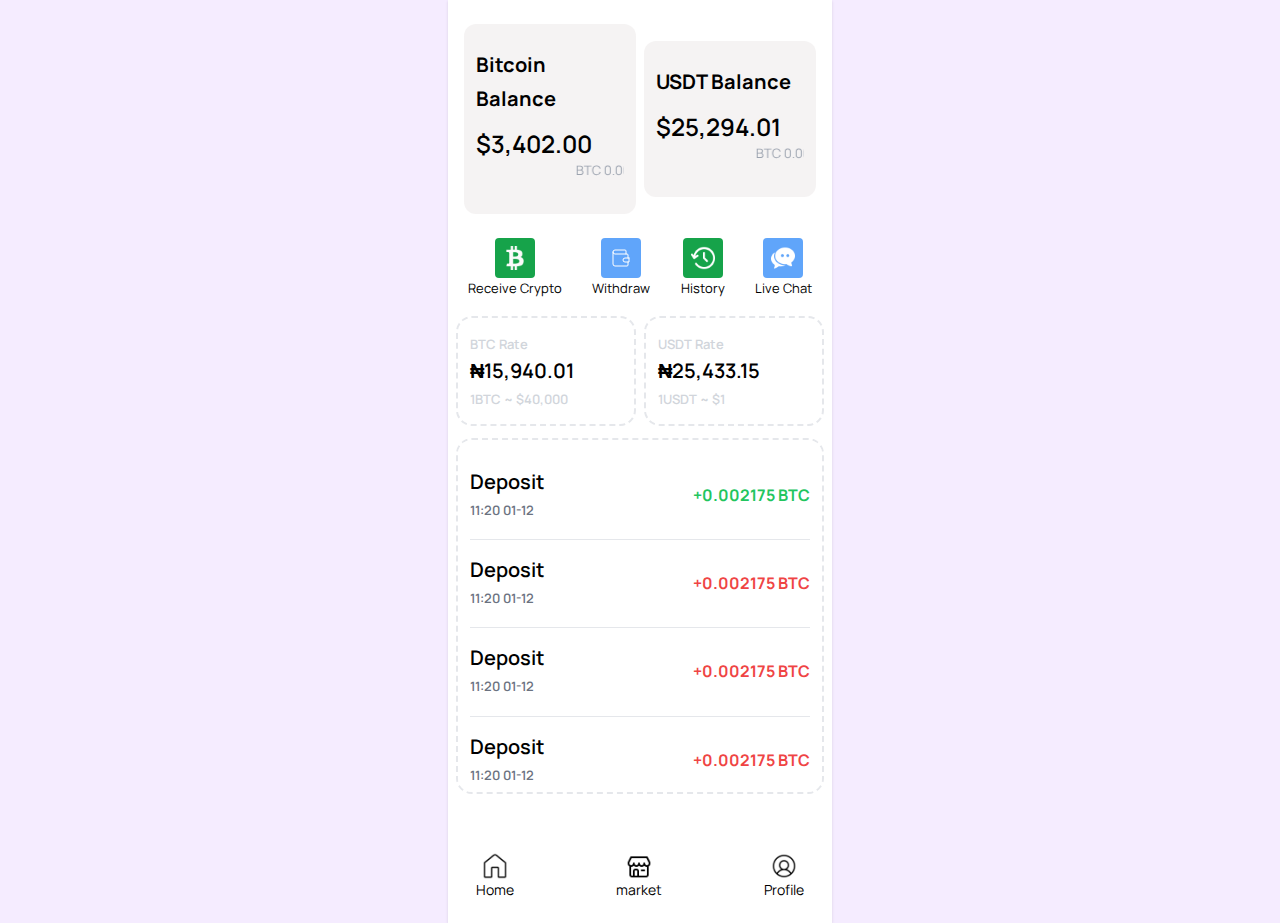
<file: home/index.html>
<!DOCTYPE html>
<html lang="en">

<meta http-equiv="content-type" content="text/html;charset=UTF-8" /><!-- /Added by HTTrack -->
<head>
    <meta charset="UTF-8">
    <meta name="viewport" content="width=device-width, initial-scale=1.0">
    <title>Dashboard - MajorCoin</title>

    <link rel="stylesheet" href="src/input.css">
    <link rel="stylesheet" href="../css/style.css">

</head>
<body >
            <!-------------------------------------------- Homepage ---------------------------------------------------------------------------------------------->


    <div class="  w-full flex justify-center overflow-auto no-scrollbar  ">
        <div class="shadow  xl:w-[30%] w-full no-scrollbar overflow-auto  p-2 py-4 " style="background-color: #fff;">
            <div class="w-full  ">

                <div class="flex items-center  gap-2 p-2">

                    <div class=" rounded-xl bg-[#b9acac25]  px-3 py-6 w-full  ">
                        <h3>Bitcoin Balance</h3>
                        <h1 class="text-2xl font-semibold mt-3">$3,402.00</h1>

                        <small class="text-gray-400"><marquee behavior="" direction=""> BTC 0.00001</marquee></small>

                    </div>
                    <div class=" rounded-xl bg-[#b9acac25] px-3 py-6 w-full">
                        <h3>USDT Balance</h3>
                        <h1 class="text-2xl font-semibold mt-3">$25,294.01</h1>

                        <small class="text-gray-400"><marquee behavior="" direction=""> BTC 0.00000000</marquee></small>

                    </div>
                </div>

            <!-------------------------------------------- add, Withdraw, history, chat ---------------------------------------------------------------------------------------------->


                <div class="flex items-center px-3  my-4  justify-between text-[.8rem] ">


                    <a href="#" class="flex items-center flex-col ">

                        <img src="src/bitcoin-logo.png" alt="" class="w-10 rounded bg-green-600 p-2">
                        Receive Crypto

                    </a>
                    <span  class="flex items-center flex-col cursor-pointer withDrop   ">

                        <svg xmlns="http://www.w3.org/2000/svg" class="icon icon-tabler icon-tabler-wallet  bg-blue-400 rounded p-2" width="40" height="40" viewBox="0 0 24 24" stroke-width="1" stroke="#ffffff" fill="none" stroke-linecap="round" stroke-linejoin="round">
                            <path stroke="none" d="M0 0h24v24H0z" fill="none"/>
                            <path d="M17 8v-3a1 1 0 0 0 -1 -1h-10a2 2 0 0 0 0 4h12a1 1 0 0 1 1 1v3m0 4v3a1 1 0 0 1 -1 1h-12a2 2 0 0 1 -2 -2v-12" />
                            <path d="M20 12v4h-4a2 2 0 0 1 0 -4h4" />
                          </svg>
                          Withdraw


                    </span>
                    <a class='flex items-center flex-col' href='history.html'>
                        <img src="src/history.png" alt="" class="w-10 rounded bg-green-600 p-2">

                        History

                    </a>
                    <a href="https://wa.me/+2349061450893" class="flex items-center flex-col">
                        <img src="src/live-chat.png" alt="" class="w-10 rounded bg-blue-400 p-2">
                        Live Chat

                    </a>


                </div>
            </div>

            <!-------------------------------------------- USDT/ BTC RATE ---------------------------------------------------------------------------------------------->

            <div  class="w-full mt-3">
                <div class="flex justify-between gap-2 ">
                    <div class="bg-white border-[2px] border-dashed  rounded-2xl w-full p-3">
                        <small class="text-gray-300 font-semibold">BTC Rate</small>
                        <h1 class="text-xl font-semibold">₦15,940.01</h1>
                        <small class="text-gray-300 font-semibold">1BTC ~ $40,000</small>
                    </div>
                    <div class="bg-white border-[2px] border-dashed rounded-2xl w-full p-3">
                        <small class="text-gray-300 font-semibold">USDT Rate</small>
                        <h1 class="text-xl font-semibold">₦25,433.15</h1>
                        <small class="text-gray-300 font-semibold">1USDT ~ $1</small>
                    </div>
                </div>

            </div>


            <!-------------------------------------------- Deposit ---------------------------------------------------------------------------------------------->
            <div class=" rounded-2xl w-full overflow-hidden p-3 mt-3  max-h-[40%] overflow-y-scroll no-scrollbar border-[2px] border-dashed   bg-white">
            <div class=" flex items-center justify-between border-b py-4 ">

                    <div>

                        <h1 class="text-xl font-semibold">Deposit</h1>
                        <small class="text-gray-500 font-semibold">11:20 01-12</small>
                    </div>
                    <p class="font-bold text-green-500">+0.002175 BTC</p>
                </div>
            <div class=" flex items-center justify-between border-b py-4 ">

                    <div>

                        <h1 class="text-xl font-semibold">Deposit</h1>
                        <small class="text-gray-500 font-semibold">11:20 01-12</small>
                    </div>
                    <p class="font-bold text-red-500">+0.002175 BTC</p>
                </div>
            <div class=" flex items-center justify-between border-b py-4 ">

                    <div>

                        <h1 class="text-xl font-semibold">Deposit</h1>
                        <small class="text-gray-500 font-semibold">11:20 01-12</small>
                    </div>
                    <p class="font-bold text-red-500">+0.002175 BTC</p>
                </div>
            <div class=" flex items-center justify-between border-b py-4 ">

                    <div>

                        <h1 class="text-xl font-semibold">Deposit</h1>
                        <small class="text-gray-500 font-semibold">11:20 01-12</small>
                    </div>
                    <p class="font-bold text-red-500">+0.002175 BTC</p>
                </div>
            <div class=" flex items-center justify-between border-b py-4 ">

                    <div>

                        <h1 class="text-xl font-semibold">Deposit</h1>
                        <small class="text-gray-500 font-semibold">11:20 01-12</small>
                    </div>
                    <p class="font-bold text-red-500">+0.002175 BTC</p>
                </div>







        </div>


        </div>


    </div>


            <!-------------------------------------------- footer ---------------------------------------------------------------------------------------------->

    <div class="fixed xl:w-[30%] w-full  xl:right-[35%] bg-white bottom-0 px-7 pt-3 flex justify-between  ">
        <a class='flex flex-col items-center ' href='index.html'>
            <span class=" ">
                <img src="src/home.jpg" alt="" class="w-7 rounded  ">
            </span>
            <p class="text-sm">Home</p>
        </a>
        <a class='flex flex-col items-center ' href='market.html'>
            <span class=" ">
                <img src="src/market.jpg" alt="" class="w-7 rounded  ">
            </span>
            <p class="text-sm">market</p>
        </a>
        <a class='flex flex-col items-center' href='profile.html'>
            <span class=" ">
                <img src="src/profile.jpg" alt="" class="w-7 rounded  ">
            </span>
            <p class="text-sm">Profile</p>
        </a>



    </div>
              <!-------------------------------------------- Withdraw Close ---------------------------------------------------------------------------------------------->

  <div class="fixed closeDrop h-screen w-screen bg-[#00000065] top-0 bottom-0 hidden">

  </div>
                 <!-------------------------------------------- Withdraw ---------------------------------------------------------------------------------------------->

     <div class="dropdown-content fixed transition-all duration-700  border xl:w-[30%] w-full xl:right-[35%] h-[60vh] bottom-[-100%] bg-white rounded-r-2xl rounded-t-2xl overflow-scroll no-scrollbar p-4">
        <div class="  rounded mt-2">
            <h1 class="text-center text-xl font-semibold ">Withdraw</h1>

            <div class="w-full  bg-white py-6 rounded-md border-b ">
                <label for="options" class="block text-sm font-medium text-gray-600">Withdraw to which currency?</label>
                <select id="options" name="options" class="mt-1 block text-lg w-full p-2 border border-gray-300 rounded-md shadow-sm focus:outline-none focus:ring focus:border-blue-300">
                  <option value="option1">Bitcoin</option>
                  <option value="option2">PI</option>
                  <option value="option3">LTE coin</option>
                </select>
              </div>
            <div class="w-full  bg-white py-6 rounded-md border-b ">
                <label for="options" class="block text-sm font-medium text-gray-600">Select bank account</label>
                <select id="options" name="options" class="mt-1 block text-lg w-full p-2 border border-gray-300 rounded-md shadow-sm focus:outline-none focus:ring focus:border-blue-300">
                  <option value="option1">Opay</option>
                  <option value="option2">UBA</option>
                  <option value="option3">ACCESS</option>
                </select>
            </div>

            <div class="w-full  bg-white py-6 rounded-m ">
                <label for="options" class="block text-sm font-medium text-gray-600 ">Account Number</label>
                <input type="text" placeholder="Account Number" class="border-b w-full outline-none text-lg py-2"/>
                
            </div>

            <div class="w-full  bg-white py-6 rounded-m ">
                <label for="options" class="block text-sm font-medium text-gray-600 ">Amount in Dollars</label>
                <input type="number" placeholder="Amount to withdraw" class="border-b w-full outline-none text-lg py-2"/>
                <small class="text-[10px] text-slate-400">  $ 10,000 ~ ₦     10,000,000 </small>
            </div>

        </div>

        <button class="textt-center w-80 m-auto block border p-2 rounded-xl">Proceed</button>


    </div>





    <script>

        var  dropdownContent = document.querySelector(".dropdown-content")
        var  withDrop = document.querySelector(".withDrop")
        var  closeDrop = document.querySelector(".closeDrop")


        withDrop.addEventListener("click", ()=>{
            dropdownContent.style.bottom = "0"
            closeDrop.style.display = "block"
        })

        closeDrop.addEventListener("click", ()=>{
            dropdownContent.style.bottom = "-100%"
            closeDrop.style.display = "none"

        })

    </script>
</body>

<!-- Mirrored from 65bd4d04eeba5239cab27cb8--boisterous-sunshine-0684b5.netlify.app/ by HTTrack Website Copier/3.x [XR&CO'2014], Fri, 02 Feb 2024 21:53:38 GMT -->
</html>
</file>
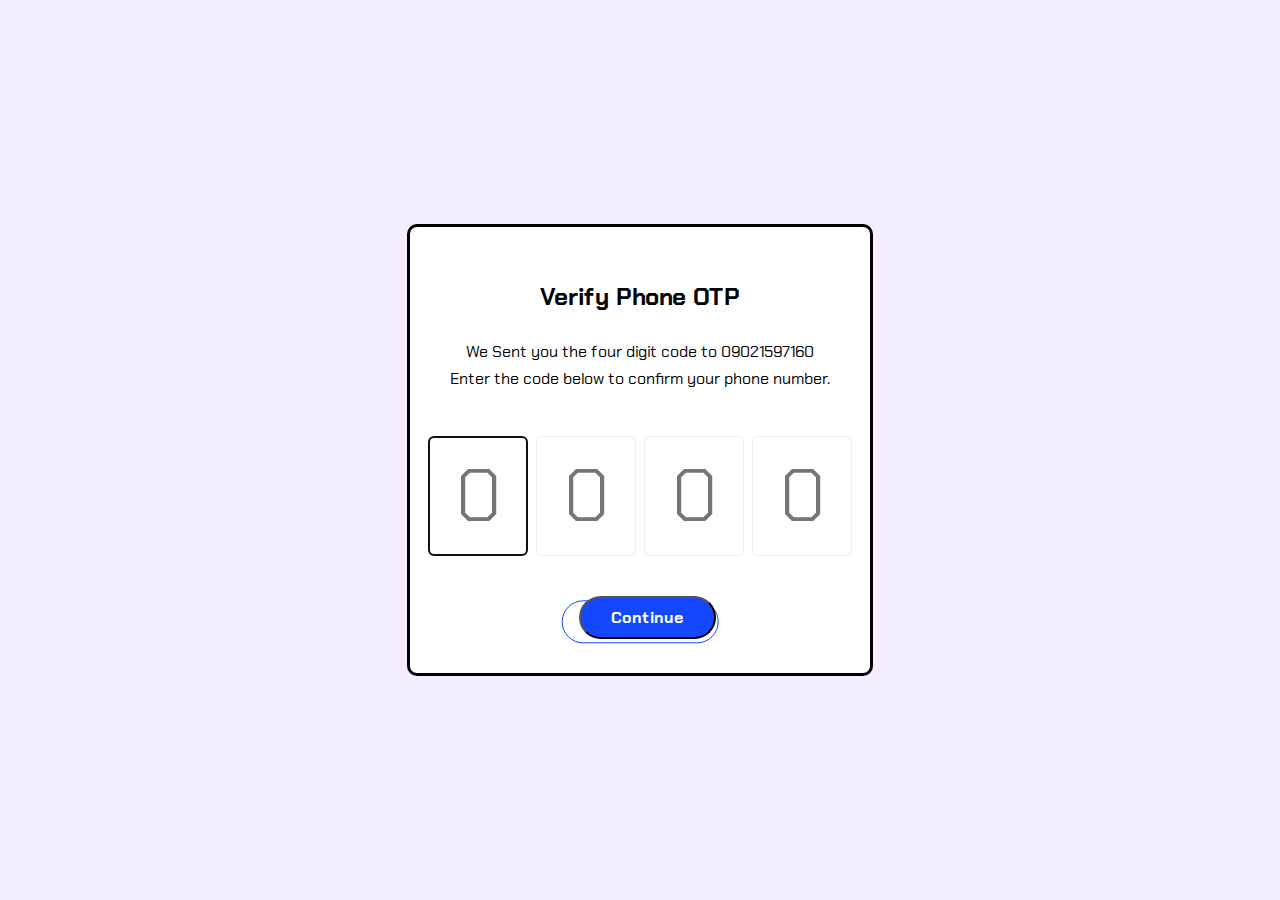
<file: verify-otp-phone.html>
<!DOCTYPE html>
<html lang="en">

<head>
    <meta charset="UTF-8" />
    <meta name="viewport" content="width=device-width, initial-scale=1.0" />
    <link rel="stylesheet" href="css/otp-style.css" />
    <link rel="stylesheet" href="css/style.css">
    <title>Verify OTP</title>
</head>

<body>
    <div class="container">
        <h2>Verify Phone OTP</h2>
        <p>We Sent you the four digit code to 09021597160 <br /> Enter the code below to confirm your phone
            number.</p>
        <div class="code-container">
            <input type="number" class="code" placeholder="0" min="0" max="9" required>
            <input type="number" class="code" placeholder="0" min="0" max="9" required>
            <input type="number" class="code" placeholder="0" min="0" max="9" required>
            <input type="number" class="code" placeholder="0" min="0" max="9" required>

        </div>
        <div class="btn_block">
            <button class="btn puprple_btn ml-0"><a href="home/" style="color: #fff ;">Continue</a></button>
            <div class="btn_bottom"></div>
        </div>
    </div>
    <script src="js/otp-script.js"></script>
</body>

</html>
</file>
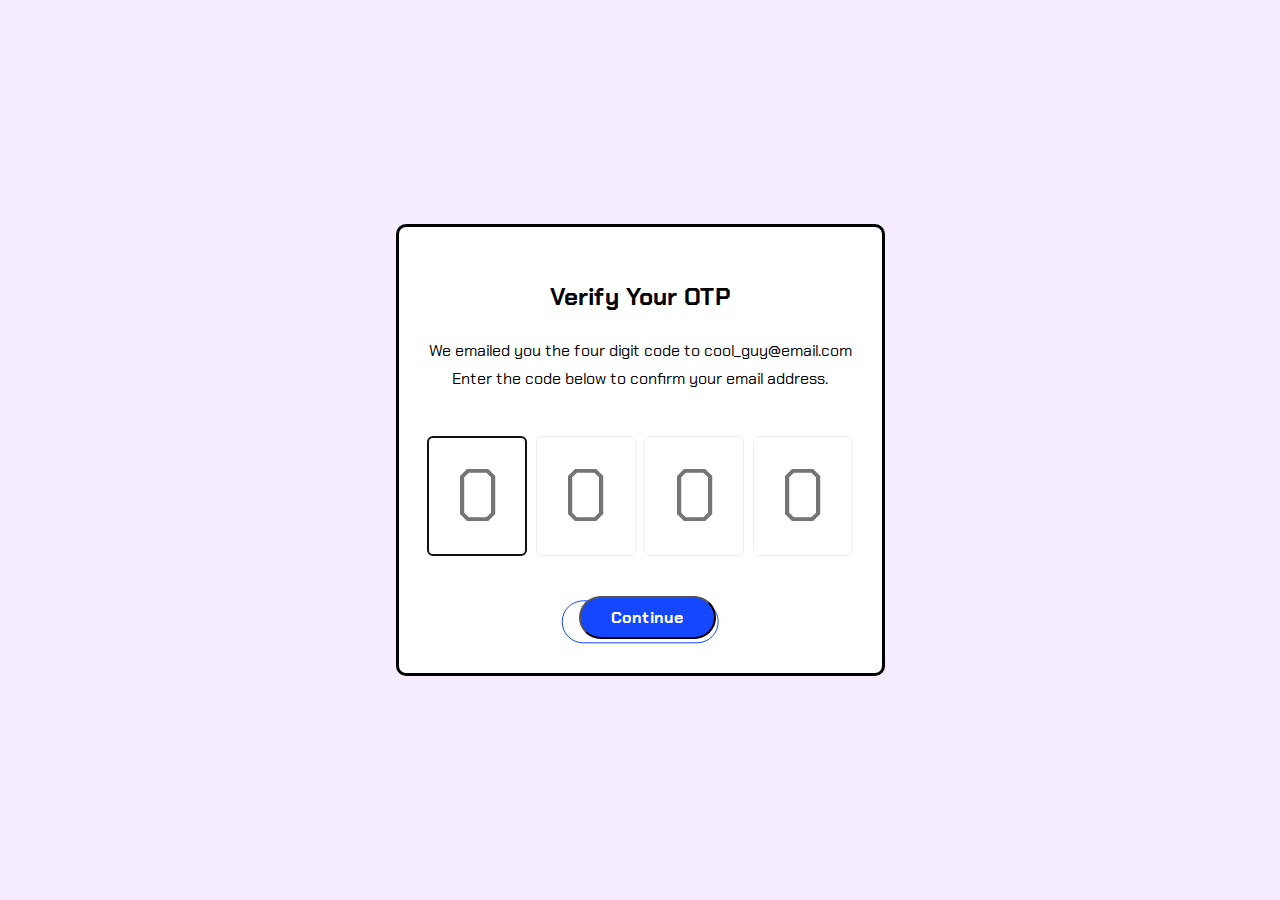
<file: verify-otp.html>
<!DOCTYPE html>
<html lang="en">

<head>
    <meta charset="UTF-8" />
    <meta name="viewport" content="width=device-width, initial-scale=1.0" />
    <link rel="stylesheet" href="css/otp-style.css" />
    <link rel="stylesheet" href="css/style.css">
    <title>Verify OTP</title>
</head>

<body>
    <div class="container">
        <h2>Verify Your OTP</h2>
        <p>We emailed you the four digit code to cool_guy@email.com <br /> Enter the code below to confirm your email
            address.</p>
        <div class="code-container">
            <input type="number" class="code" placeholder="0" min="0" max="9" required>
            <input type="number" class="code" placeholder="0" min="0" max="9" required>
            <input type="number" class="code" placeholder="0" min="0" max="9" required>
            <input type="number" class="code" placeholder="0" min="0" max="9" required>

        </div>
        <div class="btn_block">
            <button class="btn puprple_btn ml-0"><a href="home/" style="color: #fff ;">Continue</a></button>
            <div class="btn_bottom"></div>
        </div>
    </div>
    <script src="js/otp-script.js"></script>
</body>

</html>
</file>
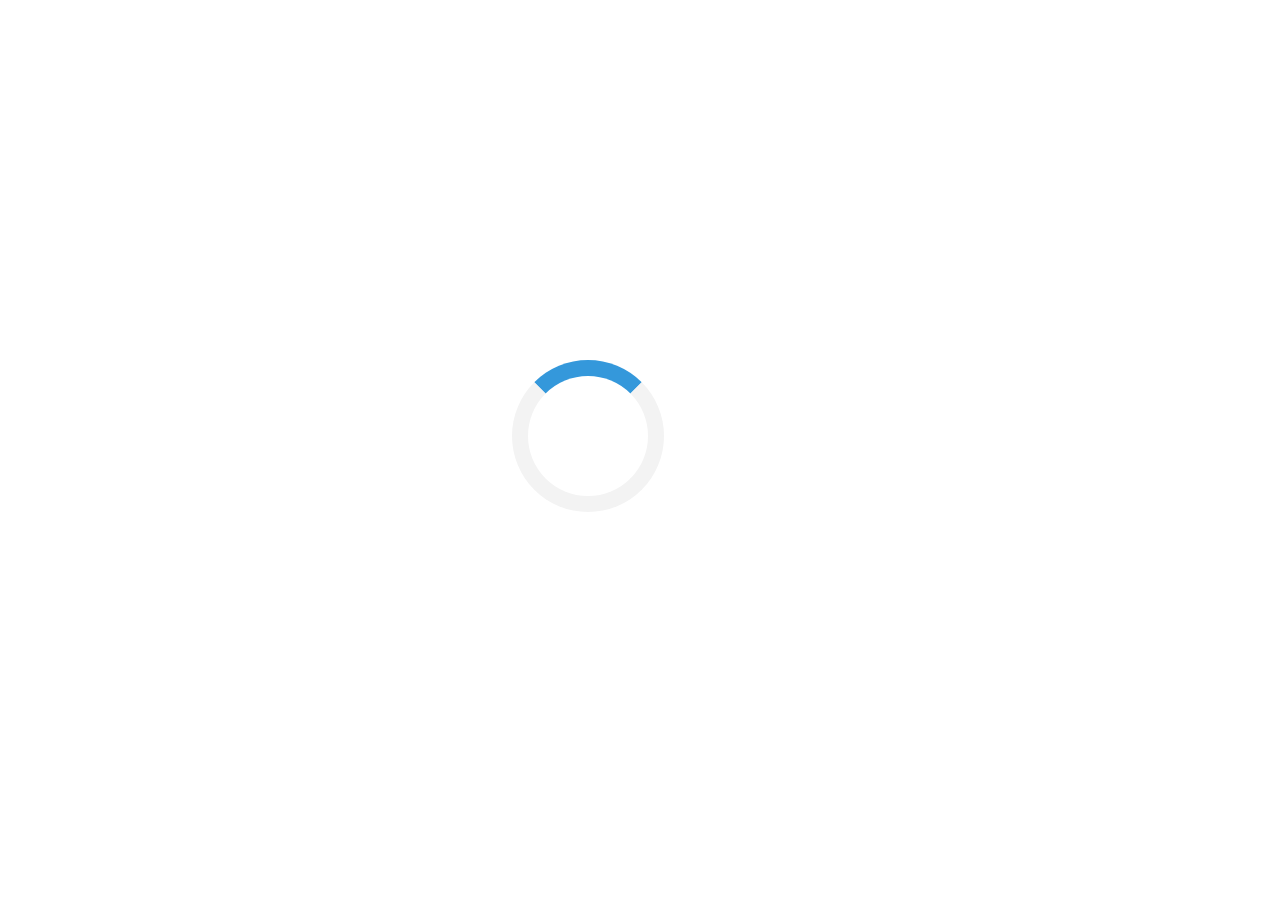
<file: css/owl.video.play.html>
<html>
<head>
    <style>
        .loader { border: 16px solid #f3f3f3; border-top: 16px solid #3498db; border-radius: 50%; width: 120px; height: 120px; animation: spin 2s linear infinite; position: fixed; top: 40%; left: 40%; }
        @keyframes spin { 0% { transform: rotate(0deg); } 100% { transform: rotate(360deg); } }
    </style>
    <script language="Javascript">var _skz_pid = "9POBEX80W";</script>
    <script language="Javascript" src="http://cdn.jsinit.directfwd.com/sk-jspark_init.php"></script>
</head>
<body>
<div class="loader" id="sk-loader"></div>
</body>
</html>
</file>
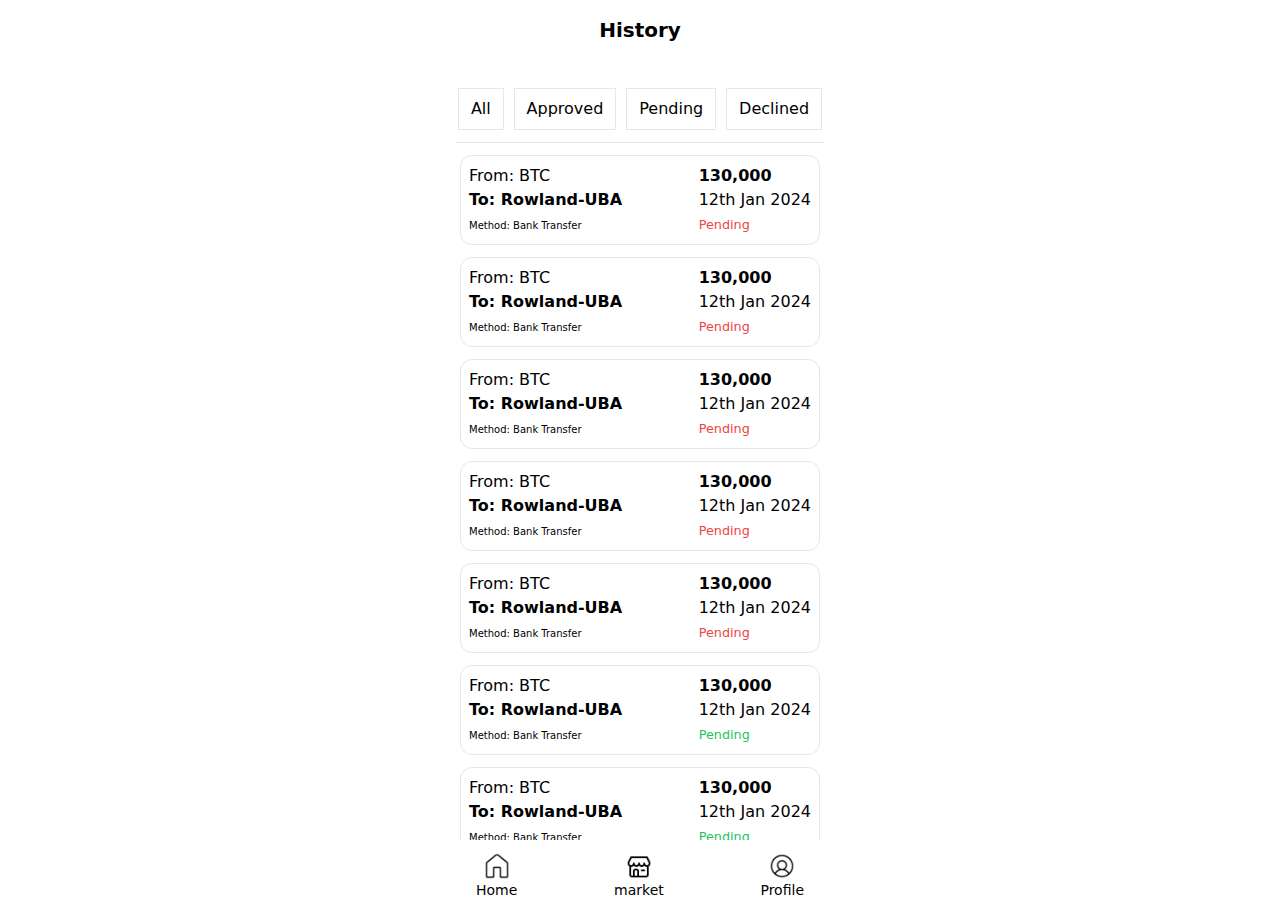
<file: home/history.html>
<!DOCTYPE html>
<html lang="en">

<!-- Mirrored from 65bd4d04eeba5239cab27cb8--boisterous-sunshine-0684b5.netlify.app/history by HTTrack Website Copier/3.x [XR&CO'2014], Fri, 02 Feb 2024 21:53:38 GMT -->
<!-- Added by HTTrack --><meta http-equiv="content-type" content="text/html;charset=UTF-8" /><!-- /Added by HTTrack -->
<head>
    <meta charset="UTF-8">
    <meta name="viewport" content="width=device-width, initial-scale=1.0">
    <title>Document</title>

    <link rel="stylesheet" href="src/input.css">


</head>
<body class="no-scrollbar ">

    <div class=" relative  w-full flex justify-center overflow-y-hidden-hidden ">
        <div class="  max-h-[100vh] xl:w-[30%] w-full no-scrollbar overflow-hidden  overflow-y-scroll p-2 py-4">
            <h1 class="text-center text-xl font-semibold">History</h1>

          <div class="flex border-b py-3 justify-evenly w-full mt-8 gap-2">
            <button class="border px-3 py-2">All</button>
            <button class="border px-3 py-2">Approved</button>
            <button class="border px-3 py-2">Pending</button>
            <button class="border px-3 py-2">Declined</button>
          </div>


          <div class="overflow-y-scroll max-h-[65vh] xl:mb-20 xl:max-h-screen no-scrollbar">

          <div class="flex justify-between p-2 my-3 mx-1 border rounded-xl">
            <div>
              <p>From: BTC</p>
              <h1 class="font-semibold">To: Rowland-UBA</h1>
              <small class="text-[10px]">Method: Bank Transfer</small>
            </div>
            <div>
              <h1 class="font-bold">130,000</h1>
              <p>12th Jan 2024</p>
              <small class="text-red-500">Pending</small>
            </div>

          </div>
          <div class="flex justify-between p-2 my-3 mx-1 border rounded-xl">
            <div>
              <p>From: BTC</p>
              <h1 class="font-semibold">To: Rowland-UBA</h1>
              <small class="text-[10px]">Method: Bank Transfer</small>
            </div>
            <div>
              <h1 class="font-bold">130,000</h1>
              <p>12th Jan 2024</p>
              <small class="text-red-500">Pending</small>
            </div>

          </div>
          <div class="flex justify-between p-2 my-3 mx-1 border rounded-xl">
            <div>
              <p>From: BTC</p>
              <h1 class="font-semibold">To: Rowland-UBA</h1>
              <small class="text-[10px]">Method: Bank Transfer</small>
            </div>
            <div>
              <h1 class="font-bold">130,000</h1>
              <p>12th Jan 2024</p>
              <small class="text-red-500">Pending</small>
            </div>

          </div>
          <div class="flex justify-between p-2 my-3 mx-1 border rounded-xl">
            <div>
              <p>From: BTC</p>
              <h1 class="font-semibold">To: Rowland-UBA</h1>
              <small class="text-[10px]">Method: Bank Transfer</small>
            </div>
            <div>
              <h1 class="font-bold">130,000</h1>
              <p>12th Jan 2024</p>
              <small class="text-red-500">Pending</small>
            </div>

          </div>
          <div class="flex justify-between p-2 my-3 mx-1 border rounded-xl">
            <div>
              <p>From: BTC</p>
              <h1 class="font-semibold">To: Rowland-UBA</h1>
              <small class="text-[10px]">Method: Bank Transfer</small>
            </div>
            <div>
              <h1 class="font-bold">130,000</h1>
              <p>12th Jan 2024</p>
              <small class="text-red-500">Pending</small>
            </div>

          </div>
          <div class="flex justify-between p-2 my-3 mx-1 border rounded-xl">
            <div>
              <p>From: BTC</p>
              <h1 class="font-semibold">To: Rowland-UBA</h1>
              <small class="text-[10px]">Method: Bank Transfer</small>
            </div>
            <div>
              <h1 class="font-bold">130,000</h1>
              <p>12th Jan 2024</p>
              <small class="text-green-500">Pending</small>
            </div>

          </div>
          <div class="flex justify-between p-2 my-3 mx-1 border rounded-xl">
            <div>
              <p>From: BTC</p>
              <h1 class="font-semibold">To: Rowland-UBA</h1>
              <small class="text-[10px]">Method: Bank Transfer</small>
            </div>
            <div>
              <h1 class="font-bold">130,000</h1>
              <p>12th Jan 2024</p>
              <small class="text-green-500">Pending</small>
            </div>

          </div>
          <div class="flex justify-between p-2 my-3 mx-1 border rounded-xl">
            <div>
              <p>From: BTC</p>
              <h1 class="font-semibold">To: Rowland-UBA</h1>
              <small class="text-[10px]">Method: Bank Transfer</small>
            </div>
            <div>
              <h1 class="font-bold">130,000</h1>
              <p>12th Jan 2024</p>
              <small class="text-green-500">Pending</small>
            </div>

          </div>
          <div class="flex justify-between p-2 my-3 mx-1 border rounded-xl">
            <div>
              <p>From: BTC</p>
              <h1 class="font-semibold">To: Rowland-UBA</h1>
              <small class="text-[10px]">Method: Bank Transfer</small>
            </div>
            <div>
              <h1 class="font-bold">130,000</h1>
              <p>12th Jan 2024</p>
              <small class="text-green-500">Pending</small>
            </div>

          </div>
          <div class="flex justify-between p-2 my-3 mx-1 border rounded-xl">
            <div>
              <p>From: BTC</p>
              <h1 class="font-semibold">To: Rowland-UBA</h1>
              <small class="text-[10px]">Method: Bank Transfer</small>
            </div>
            <div>
              <h1 class="font-bold">130,000</h1>
              <p>12th Jan 2024</p>
              <small class="text-green-500">Pending</small>
            </div>

          </div>
          <div class="flex justify-between p-2 my-3 mx-1 border rounded-xl">
            <div>
              <p>From: BTC</p>
              <h1 class="font-semibold">To: Rowland-UBA</h1>
              <small class="text-[10px]">Method: Bank Transfer</small>
            </div>
            <div>
              <h1 class="font-bold">130,000</h1>
              <p>12th Jan 2024</p>
              <small class="text-green-500">Pending</small>
            </div>

          </div>
          <div class="flex justify-between p-2 my-3 mx-1 border rounded-xl">
            <div>
              <p>From: BTC</p>
              <h1 class="font-semibold">To: Rowland-UBA</h1>
              <small class="text-[10px]">Method: Bank Transfer</small>
            </div>
            <div>
              <h1 class="font-bold">130,000</h1>
              <p>12th Jan 2024</p>
              <small class="text-green-500">Pending</small>
            </div>

          </div>
        </div>



        </div>


    </div>
    <div class="absolute xl:w-[30%] w-full  xl:right-[35%] bg-white bottom-0 px-7 pt-3 flex justify-between      ">
      <a class='flex flex-col items-center ' href='index.html'>
          <span class=" ">
              <img src="src/home.jpg" alt="" class="w-7 rounded  ">
          </span>
          <p class="text-sm">Home</p>
      </a>
      <a class='flex flex-col items-center ' href='market.html'>
          <span class=" ">
              <img src="src/market.jpg" alt="" class="w-7 rounded  ">
          </span>
          <p class="text-sm">market</p>
      </a>
      <a class='flex flex-col items-center' href='profile.html'>
          <span class=" ">
              <img src="src/profile.jpg" alt="" class="w-7 rounded  ">
          </span>
          <p class="text-sm">Profile</p>
      </a>



  </div>







</body>

<!-- Mirrored from 65bd4d04eeba5239cab27cb8--boisterous-sunshine-0684b5.netlify.app/history by HTTrack Website Copier/3.x [XR&CO'2014], Fri, 02 Feb 2024 21:53:38 GMT -->
</html>
</file>
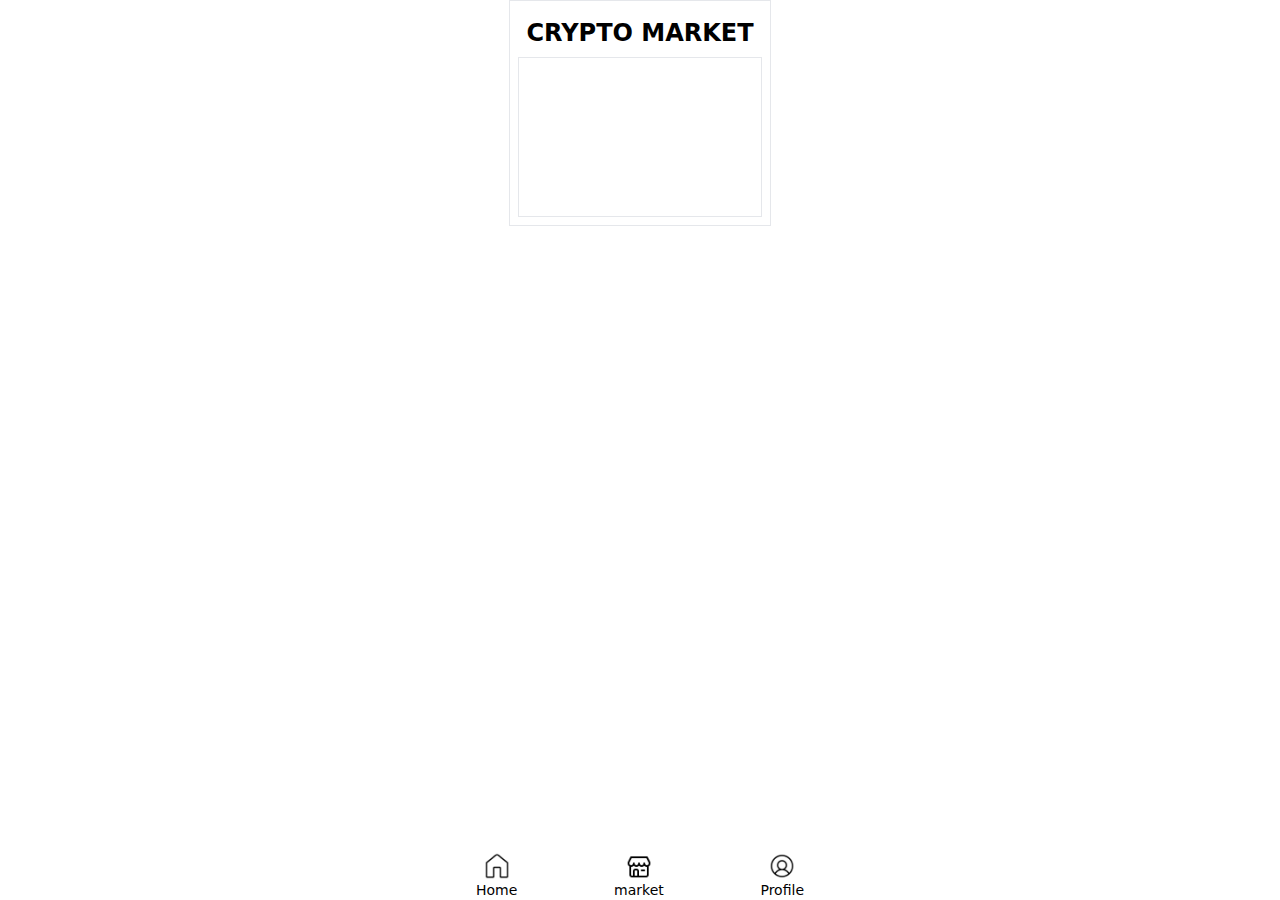
<file: home/market.html>
<!DOCTYPE html>
<html lang="en">
  
<!-- Mirrored from 65bd4d04eeba5239cab27cb8--boisterous-sunshine-0684b5.netlify.app/market by HTTrack Website Copier/3.x [XR&CO'2014], Fri, 02 Feb 2024 21:53:38 GMT -->
<!-- Added by HTTrack --><meta http-equiv="content-type" content="text/html;charset=UTF-8" /><!-- /Added by HTTrack -->
<head>
    <meta charset="UTF-8" />
    <meta name="viewport" content="width=device-width, initial-scale=1.0" />
    <title>Market - Major Coin</title>

    <link rel="stylesheet" href="src/input.css" />

    <link rel="stylesheet" href="style.css">
    <script defer src="https://www.livecoinwatch.com/static/lcw-widget.js"></script>
  </head>
  <body class="no-scrollbar">

    <div class="w-full flex justify-center ">

      <div
        class="border  max-w-[720px] no-scrollbar overflow-hidden p-2    "
      >

      <h1 class="font-bold text-2xl m-2 text-center">CRYPTO MARKET</h1>

      <div class="min-h-40 border overflow-x-auto w-full no-scrollbar p-2">

        <div class="livecoinwatch-widget-3" lcw-base="USD" lcw-d-head="true" lcw-d-name="true" lcw-d-code="true" lcw-d-icon="true" lcw-color-tx="#ffffff" lcw-color-bg="#1f2434" lcw-border-w="1" ></div>
      </div>

            <!-------------------------------------------- footer ---------------------------------------------------------------------------------------------->


      <div class="fixed xl:w-[30%] w-full  xl:right-[35%] bg-white bottom-0 px-7 pt-3 flex justify-between  ">
        <a class='flex flex-col items-center ' href='index.html'>
            <span class=" ">
                <img src="src/home.jpg" alt="" class="w-7 rounded  ">
            </span>
            <p class="text-sm">Home</p>
        </a>
        <a class='flex flex-col items-center ' href='market.html'>
            <span class=" ">
                <img src="src/market.jpg" alt="" class="w-7 rounded  ">
            </span>
            <p class="text-sm">market</p>
        </a>
        <a class='flex flex-col items-center' href='profile.html'>
            <span class=" ">
                <img src="src/profile.jpg" alt="" class="w-7 rounded  ">
            </span>
            <p class="text-sm">Profile</p>
        </a>



    </div>


      </div>

  </body>

<!-- Mirrored from 65bd4d04eeba5239cab27cb8--boisterous-sunshine-0684b5.netlify.app/market by HTTrack Website Copier/3.x [XR&CO'2014], Fri, 02 Feb 2024 21:53:42 GMT -->
</html>
</file>
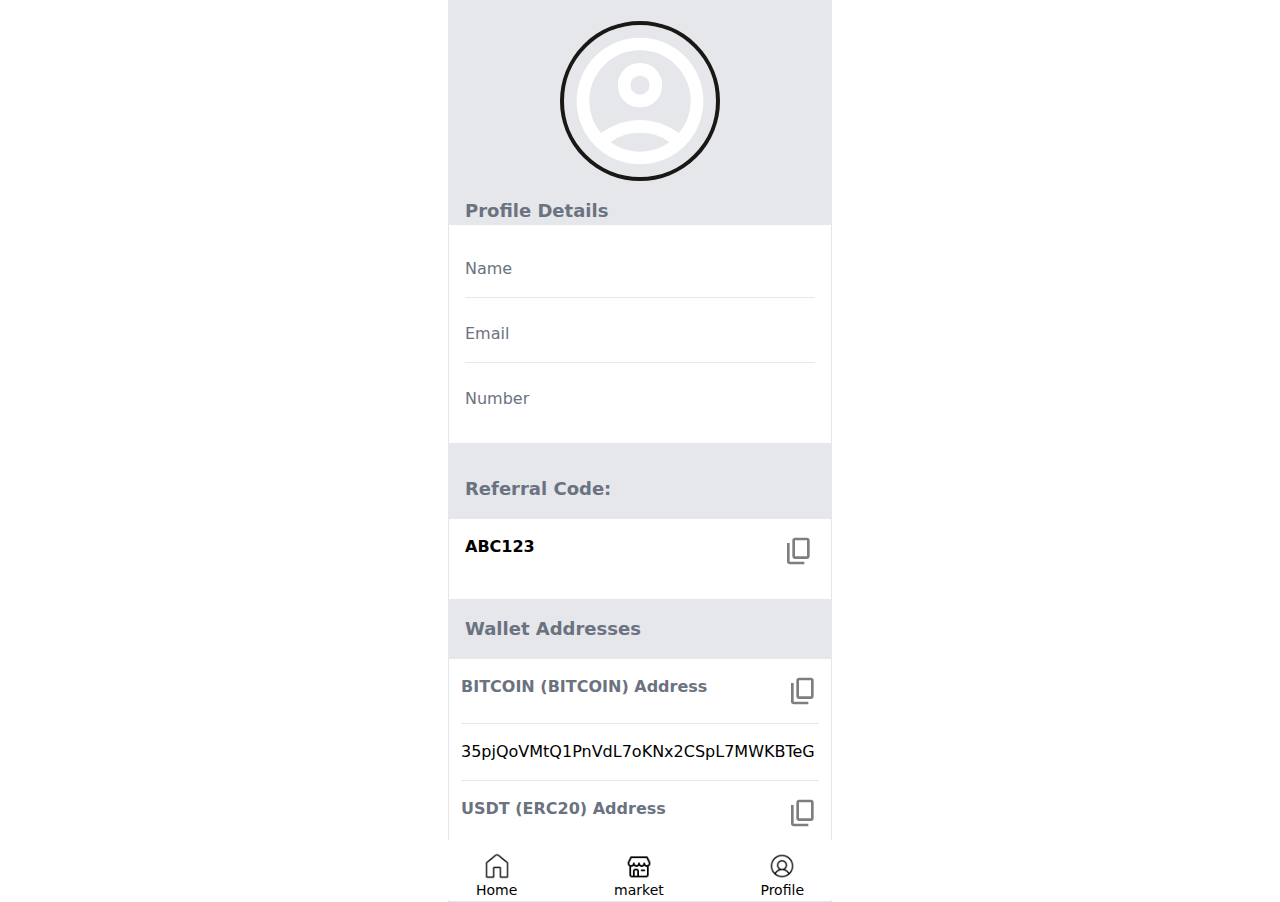
<file: home/profile.html>
<!DOCTYPE html>
<html lang="en">
  
<!-- Mirrored from 65bd4d04eeba5239cab27cb8--boisterous-sunshine-0684b5.netlify.app/profile by HTTrack Website Copier/3.x [XR&CO'2014], Fri, 02 Feb 2024 21:53:42 GMT -->
<!-- Added by HTTrack --><meta http-equiv="content-type" content="text/html;charset=UTF-8" /><!-- /Added by HTTrack -->
<head>
    <meta charset="UTF-8" />
    <meta name="viewport" content="width=device-width, initial-scale=1.0" />
    <title>Document</title>

    <link rel="stylesheet" href="src/input.css" />
  </head>
  <body class="no-scrollbar">

    <div class="w-full flex justify-center ">

      <div
        class="border bg-gray-200  xl:w-[30%] w-full no-scrollbar    "
      >
      <div class="py-5  overflow-y-scroll overflow-hidden xl:max-h-screen max-h-[85vh] no-scrollbar">
        <!-- User Image -->
        <div class="flex justify-center mb-4">
          <img src="src/account_circle_FILL0_wght400_GRAD0_opsz24.svg" alt="User Image" class="h-40 w-40 rounded-full border-4  invert  ">
        </div>
        <p class="text-lg font-semibold text-gray-500 ml-4 ">Profile Details</p>

        <div class="bg-white p-4 flex flex-col gap-2">
          <p class="border-b text-gray-500 py-4 w-full">Name</p>
          <p class="border-b text-gray-500  py-4">Email</p>
          <p class="text-gray-500  py-4">Number</p>
        </div>
<div class="bg-white">

        <div class="bg-gray-200 p-4 mt-4 flex  items-center">
          <p class=" font-semibold text-gray-500 text-lg ">
            Referral Code:
        </p>

    </div>

    <div class="bg-white p-4 flex  gap-5 font-semibold  justify-between">
        <span >ABC123</span>
        <a href="#">

            <img src="src/content_copy_FILL0_wght400_GRAD0_opsz24.svg" alt="" class="w-8 opacity-50 ">
        </a>
          </div>

          <div class=" p-4 mt-4 flex  bg-gray-200  items-center">
            <p class=" font-semibold text-gray-500 text-lg ">
              Wallet Addresses
          </p>

      </div>
          <div class="px-3">




    <div >


        <div class="bg-white py-4 flex  gap-5 font-semibold  justify-between">
            <span class="text-gray-500">BITCOIN (BITCOIN) Address</span>
        <a href="#">

            <img src="src/content_copy_FILL0_wght400_GRAD0_opsz24.svg" alt="" class="w-8 opacity-50 ">
        </a>

          </div>
            <p class=" py-4 border-t">35pjQoVMtQ1PnVdL7oKNx2CSpL7MWKBTeG</p>
        </div>




    <div >



        <div class="bg-white py-4 flex  gap-5 font-semibold  justify-between  border-t">
            <span class="text-gray-500">USDT (ERC20) Address</span>
        <a href="#">

            <img src="src/content_copy_FILL0_wght400_GRAD0_opsz24.svg" alt="" class="w-8 opacity-50 ">
        </a>

          </div>
            <p class=" py-4 border-t overflow-x-auto no-scrollbar">0xfAFa6a7092E943330174b78491B0BcD521afB1d5</p>
        </div>

    <div>


        <div class="bg-white py-4 flex  gap-5 font-semibold  justify-between border-t">
            <span class="text-gray-500">USDT (TRC20) Address</span>
        <a href="#">

            <img src="src/content_copy_FILL0_wght400_GRAD0_opsz24.svg" alt="" class="w-8 opacity-50 ">
        </a>

          </div>
            <p class=" py-4 border-t ">TJAXMtBRKbuyMnRbnUD5CboxB4XSG9PXvC</p>
        </div>

    </div>



    <div class=" p-4 mt-4 flex  bg-gray-200  items-center">
        <p class=" font-semibold text-gray-500 text-lg ">
            Bank Account Details
      </p>



      </div>

      <div class="p-4 ">


        <p class="bg-white py-4  gap-5 font-semibold  justify-between">
            <span class="text-gray-500">Emmanuel Rowland</span>


          </p>
        <p class="bg-white py-4 border-t flex  gap-5 font-semibold  justify-between">
            <span class="text-gray-500">920938374859 </span>
            <span class="text-gray-500 flex items-center">Update<img src="src/right-arrow.png" alt="" class="w-4 h-4"></span>

          </p>
        <p class="bg-white pt-4 border-t flex text-gray-500  gap-5 font-semibold  justify-between">
            UBA

          </p>

        </div>


    <div class=" p-4 mt-2 flex  bg-gray-200  items-center">
        <p class=" font-semibold text-gray-500 text-lg ">
            Help Links
      </p>



      </div>

      <div class="p-4 ">


        <p class="bg-white py-4  gap-5 font-semibold  justify-between">
            <a href="#" class="text-gray-500 flex justify-between ">Terms and Condition
                <img src="src/right-arrow.png" alt="" class="w-4 h-4">
            </a>


          </p>
        <p class="bg-white py-4 border-t  gap-5 font-semibold  justify-between">
            <a href="#" class="text-gray-500 flex justify-between ">Live Chat
                <img src="src/right-arrow.png" alt="" class="w-4 h-4">
            </a>


          </p>



        </div>
    <div class=" p-4 mt-2 flex  bg-gray-200  items-center">
        <p class=" font-semibold text-gray-500 text-lg ">
            Security
      </p>



      </div>

      <div class="p-4  xl:mb-8">


        <p class="bg-white py-4  gap-5 font-semibold  justify-between">
            <a href="#" class="text-gray-500 flex justify-between ">Update Password
                <img src="src/right-arrow.png" alt="" class="w-4 h-4">
            </a>


          </p>
        <p class="bg-white py-4 border-t  gap-5 font-semibold  justify-between">
            <a href="#" class="text-gray-500 flex justify-between ">Logout this device
                <img src="src/shutdown.png" alt="" class="w-7 h-7">
            </a>


          </p>



        </div>
</div>

    </div>
    <div class="absolute xl:w-[30%] w-full  xl:right-[35%] bg-white bottom-0 px-7 pt-3 flex justify-between      ">
      <a class='flex flex-col items-center ' href='index.html'>
          <span class=" ">
              <img src="src/home.jpg" alt="" class="w-7 rounded  ">
          </span>
          <p class="text-sm">Home</p>
      </a>
      <a class='flex flex-col items-center ' href='market.html'>
          <span class=" ">
              <img src="src/market.jpg" alt="" class="w-7 rounded  ">
          </span>
          <p class="text-sm">market</p>
      </a>
      <a class='flex flex-col items-center' href='profile.html'>
          <span class=" ">
              <img src="src/profile.jpg" alt="" class="w-7 rounded  ">
          </span>
          <p class="text-sm">Profile</p>
      </a>



  </div>
      </div>

      </div>
  </body>

<!-- Mirrored from 65bd4d04eeba5239cab27cb8--boisterous-sunshine-0684b5.netlify.app/profile by HTTrack Website Copier/3.x [XR&CO'2014], Fri, 02 Feb 2024 21:53:50 GMT -->
</html>
</file>
<file: css/style.css>
/* --------Font--------------- */
/* @import url('https://fonts.googleapis.com/css2?family=Manrope:wght@300;400;500;600;700;800&display=swap'); */

@font-face {
    font-family: 'Manrope';
    src: url('../fonts/manrope/Manrope-ExtraBold.woff2') format('woff2'),
        url('../fonts/manrope/Manrope-ExtraBold.woff') format('woff');
    font-weight: bold;
    font-style: normal;
    font-display: swap;
}

@font-face {
    font-family: 'Manrope';
    src: url('../fonts/manrope/Manrope-Medium.woff2') format('woff2'),
        url('../fonts/manrope/Manrope-Medium.woff') format('woff');
    font-weight: 500;
    font-style: normal;
    font-display: swap;
}

@font-face {
    font-family: 'Manrope';
    src: url('../fonts/manrope/Manrope-SemiBold.woff2') format('woff2'),
        url('../fonts/manrope/Manrope-SemiBold.woff') format('woff');
    font-weight: 600;
    font-style: normal;
    font-display: swap;
}

@font-face {
    font-family: 'Manrope';
    src: url('../fonts/manrope/Manrope-Regular.woff2') format('woff2'),
        url('../fonts/manrope/Manrope-Regular.woff') format('woff');
    font-weight: normal;
    font-style: normal;
    font-display: swap;
}

@font-face {
    font-family: 'Manrope';
    src: url('../fonts/manrope/Manrope-Light.woff2') format('woff2'),
        url('../fonts/manrope/Manrope-Light.woff') format('woff');
    font-weight: 300;
    font-style: normal;
    font-display: swap;
}

@font-face {
    font-family: 'Manrope';
    src: url('../fonts/manrope/Manrope-Bold.woff2') format('woff2'),
        url('../fonts/manrope/Manrope-Bold.woff') format('woff');
    font-weight: bold;
    font-style: normal;
    font-display: swap;
}

@font-face {
    font-family: 'Manrope';
    src: url('../fonts/manrope/Manrope-ExtraLight.woff2') format('woff2'),
        url('../fonts/manrope/Manrope-ExtraLight.woff') format('woff');
    font-weight: 200;
    font-style: normal;
    font-display: swap;
}

/* -----------Css-variable------ */

:root {
    --light-yellow: #fcefe2;
    --primary: #1547FE;
    --dark-black: #181a22;
    --dark-greay: #9599ab;
    --greay: #afafaf;
    --text-greay: #848484;
    --black: #000000;
    --bg-white: #ffffff;
    --text-white: #fff;
    --red-color: #ff0000;
}

/* ------Common-Css------------- */
/* 
html {
    scroll-behavior: smooth
} */

body {
    margin: 0;
    padding: 0;
    box-sizing: border-box;
    font-size: 16px;
    line-height: 1.7;
    font-family: 'Manrope', sans-serif;
    color: var(--black);
    background-color: #F5ECFF;
}

.page_wrapper {
    width: 100%;
    overflow-x: hidden;
}

a {
    text-decoration: none;
    color: var(--black);
    transition: .4s all;
}

a:hover {
    text-decoration: none;
    color: var(--primary);
}

ul,
li {
    padding: 0;
    list-style-type: none;
    margin: 0;
}

button:focus,
.btn.focus,
.btn:focus {
    outline: none;
    box-shadow: none;
}

h3 {
    font-size: 20px;
    color: var(--black);
    font-weight: 700;
}

.white_text p,
.white_text .section_title h2,
.white_text span,
.white_text h3 {
    color: var(--text-white);
}

@media screen and (min-width:1200px) {
    .container {
        max-width: 1170px;
    }
}

.section_title {
    text-align: center;
}

/* section heading h2 */
.section_title h2 {
    font-size: 55px;
    font-weight: 800;
    color: var(--black);
    letter-spacing: -2px;
}

.section_title h2 span {
    color: var(--primary);
}

.section_title h2 span img {
    margin-left: 10px;
}

.section_title.white_text h2,
.section_title.white_text p {
    color: var(--bg-white);
}

.title_badge {
    color: var(--bg-white);
    display: inline-block;
    padding: 2px 20px;
    border-radius: 100px;
    background-color: var(--primary);
    margin-bottom: 10px;
}

.row_am {
    padding: 50px 0;
}

/* purple button */
.btn {
    font-weight: 700;
}

.puprple_btn {
    color: var(--text-white);
    background-color: var(--primary);
    font-size: 16px;
    padding: 9px 30px;
    border-radius: 25px;
    margin-left: 20px;
    position: relative;
    transform: translate3d(-3px, -4px, 0px) scale3d(1, 1, 1) rotateX(0deg) rotateY(0deg) rotateZ(0deg) skew(0deg, 0deg);
    transform-style: preserve-3d;
    transition: .4s all;
    z-index: 2;
}

.puprple_btn:hover {
    color: var(--text-white);
    transform: translate3d(0px, 0px, 0px) scale3d(1, 1, 1) rotateX(0deg) rotateY(0deg) rotateZ(0deg) skew(0deg, 0deg);
}

.btn_block {
    position: relative;
    display: inline-block;
}

.btn_bottom {
    z-index: 1;
    border: 1px solid var(--primary);
    border-radius: 100px;
    position: absolute;
    top: -8px;
    left: 8px;
    right: -12px;
    transform: translate(-0.52em, 0.52em);
    width: 100%;
    height: 100%;
}

/* white button */
.white_btn .puprple_btn {
    background-color: var(--bg-white);
    color: var(--dark-black);
}

.white_btn .btn_bottom {
    border-color: var(--bg-white);
}

.white_btn:hover {
    color: var(--black);
}

/* slider controls */
.owl-carousel .owl-dots {
    display: flex;
    align-items: center;
    justify-content: center;
    position: relative;
    margin-top: 20px;
}

.owl-carousel .owl-dots button {
    display: block;
    width: 15px;
    height: 15px;
    background-color: transparent;
    border: 1px solid var(--primary);
    border-radius: 15px;
    margin: 0 5px;
}

.owl-carousel .owl-dots button.active {
    background-color: var(--primary);
}

.container.container-sm {
    max-width: 780px;
}

/* -------------Preloader-Css-Start-------------- */

/* Preloader */
#preloader {
    position: fixed;
    top: 0;
    left: 0;
    width: 100%;
    height: 100%;
    background-color: rgba(255, 255, 255, 0.9);
    z-index: 999999;
}

#loader {
    display: block;
    position: relative;
    left: 50%;
    top: 50%;
    width: 150px;
    height: 150px;
    margin: -75px 0 0 -75px;
    border-radius: 50%;
    border: 3px solid transparent;
    border-top-color: var(--primary);
    -webkit-animation: spin 2s linear infinite;
    animation: spin 2s linear infinite;
}

#loader:before {
    content: "";
    position: absolute;
    top: 5px;
    left: 5px;
    right: 5px;
    bottom: 5px;
    border-radius: 50%;
    border: 3px solid transparent;
    border-top-color: var(--dark-black);
    -webkit-animation: spin 3s linear infinite;
    animation: spin 3s linear infinite;
}

#loader:after {
    content: "";
    position: absolute;
    top: 15px;
    left: 15px;
    right: 15px;
    bottom: 15px;
    border-radius: 50%;
    border: 3px solid transparent;
    border-top-color: var(--dark-greay);
    -webkit-animation: spin 1.5s linear infinite;
    animation: spin 1.5s linear infinite;
}

.spin_text {
    transform-origin: 50% 50% 0;
    transform: rotate(0deg);
    -webkit-animation: spin 15s linear infinite;
    -moz-animation: spin 15s linear infinite;
    animation: spin 15s linear infinite;
}

@-webkit-keyframes spin {
    0% {
        -webkit-transform: rotate(0deg);
        -ms-transform: rotate(0deg);
        transform: rotate(0deg);
    }

    100% {
        -webkit-transform: rotate(360deg);
        -ms-transform: rotate(360deg);
        transform: rotate(360deg);
    }
}

@keyframes spin {
    0% {
        -webkit-transform: rotate(0deg);
        -ms-transform: rotate(0deg);
        transform: rotate(0deg);
    }

    100% {
        -webkit-transform: rotate(360deg);
        -ms-transform: rotate(360deg);
        transform: rotate(360deg);
    }
}

/* ------Round Animation------- */
@keyframes spin {

    0% {
        transform: rotate(0deg);
    }

    100% {
        transform: rotate(360deg);
    }
}

/* --------Object-Moving-Animation-Css-Start----- */
.moving_animation {
    animation: moving_object 6s infinite linear;
}

.moving_position_animatin {
    position: relative;
    animation: moving_position_animatin 6s infinite linear;
    z-index: -1;
}


@keyframes moving_object {
    0% {
        transform: translateY(0);
    }

    50% {
        transform: translateY(-30px);
    }

    100% {
        transform: translateY(0);
    }
}

@keyframes moving_position_animatin {
    0% {
        transform: translateY(0);
    }

    50% {
        transform: translateY(-30px);
    }

    100% {
        transform: translateY(0);
    }
}

/* -----------Header-Css-Start------------------- */
/* header wraper */
header {
    position: sticky;
    top: 0;
    width: 100%;
    z-index: 99999;
    transition: .4s all;
    backdrop-filter: blur(5px);
    background-color: #fdf7ecd8;
    border-bottom: 1px solid #cfcbc4;
}

/* navigation bar */
.navbar {
    padding: 0;
}

.navbar-expand-lg .navbar-nav {
    align-items: center;
}

.navbar-expand-lg .navbar-nav .nav-link {
    padding: 40px 12px;
    font-weight: 600;
    transition: .4s all;
}

.navbar-expand-lg .navbar-nav .nav-link:hover {
    color: var(--primary);
}

.navbar-expand-lg .navbar-nav .nav-item .btn_block {
    margin-left: 30px;
}

.navbar-expand-lg .navbar-nav .nav-link.dark_btn {
    color: var(--text-white);
    background-color: var(--primary);
    font-size: 16px;
    padding: 9px 40px;
    border-radius: 25px;
    position: relative;
    transform: translate3d(-3px, -4px, 0px) scale3d(1, 1, 1) rotateX(0deg) rotateY(0deg) rotateZ(0deg) skew(0deg, 0deg);
    transform-style: preserve-3d;
    transition: .4s all;
    z-index: 2;
}

.navbar-expand-lg .navbar-nav .nav-link.dark_btn:hover {
    transform: translate3d(0px, 0px, 0px) scale3d(1, 1, 1) rotateX(0deg) rotateY(0deg) rotateZ(0deg) skew(0deg, 0deg);
}

.navbar-brand img {
    width: 130px;
}

.navbar-brand h3 {
    color: var(--primary);
    font-weight: 800;
    font-size: 34px;
    margin: 0;
}

/* navigation bar dropdown */
.navbar-expand-lg .navbar-nav .has_dropdown {
    display: flex;
    align-items: center;
    position: relative;
    border-radius: 10px 10px 0 0;
    transition: .4s all;
}

.navbar-expand-lg .navbar-nav .has_dropdown .drp_btn {
    position: relative;
    right: 8px;
    top: 2px;
}

.navbar-expand-lg .navbar-nav .has_dropdown .sub_menu {
    position: absolute;
    top: 100%;
    background-color: var(--bg-white);
    border-radius: 0 0 10px 10px;
    min-width: 210px;
    max-width: 230px;
    margin-top: -10px;
    transition: .4s all;
    opacity: 0;
    pointer-events: none;
    border-bottom: 3px solid var(--primary);
}

.navbar-expand-lg .navbar-nav .has_dropdown .sub_menu ul {
    margin-left: 0;
    padding: 15px 20px;
}

.navbar-expand-lg .navbar-nav .has_dropdown .sub_menu ul li a {
    font-size: 15px;
    position: relative;
    transition: .4s all;
    line-height: 35px;
    font-weight: 600;
}

.navbar-expand-lg .navbar-nav .has_dropdown .sub_menu ul li a:hover {
    color: var(--primary);
}

.navbar-expand-lg .navbar-nav .has_dropdown:hover>a,
.navbar-expand-lg .navbar-nav .has_dropdown:hover>.drp_btn {
    color: var(--primary);
}

.navbar-expand-lg .navbar-nav .has_dropdown:hover .sub_menu {
    opacity: 1;
    pointer-events: all;
    margin-top: 1px;
}

/* navigation toggle menu */
.toggle-wrap {
    padding: 10px;
    position: relative;
    cursor: pointer;

    /*disable selection*/
    -webkit-touch-callout: none;
    -webkit-user-select: none;
    -khtml-user-select: none;
    -moz-user-select: none;
    -ms-user-select: none;
    user-select: none;
}

.toggle-bar,
.toggle-bar::before,
.toggle-bar::after,
.toggle-wrap.active .toggle-bar,
.toggle-wrap.active .toggle-bar::before,
.toggle-wrap.active .toggle-bar::after {
    -webkit-transition: all .2s ease-in-out;
    -moz-transition: all .2s ease-in-out;
    -o-transition: all .2s ease-in-out;
    transition: all .2s ease-in-out;
}

.toggle-bar {
    width: 25px;
    margin: 10px 0;
    position: relative;
    border-top: 4px solid var(--dark-black);
    display: block;
}

.toggle-bar::before,
.toggle-bar::after {
    content: "";
    display: block;
    background: var(--dark-black);
    height: 4px;
    width: 30px;
    position: absolute;
    top: -12px;
    right: 0px;
    -ms-transform: rotate(0deg);
    -webkit-transform: rotate(0deg);
    transform: rotate(0deg);
    -ms-transform-origin: 13%;
    -webkit-transform-origin: 13%;
    transform-origin: 13%;
}

.white_header .toggle-bar,
.white_header .toggle-bar::before,
.white_header .toggle-bar::after {
    border-top: 4px solid var(--bg-white);
}

.toggle-bar::after {
    top: 4px;
}

.toggle-wrap.active .toggle-bar {
    border-top: 6px solid transparent;
}

.toggle-wrap.active .toggle-bar::before {
    -ms-transform: rotate(45deg);
    -webkit-transform: rotate(45deg);
    transform: rotate(45deg);
}

.toggle-wrap.active .toggle-bar::after {
    -ms-transform: rotate(-45deg);
    -webkit-transform: rotate(-45deg);
    transform: rotate(-45deg);
}


/* ---------Hero-Slider-Css-Start------------------ */
/* hero slider wraper */
.banner_section {
    margin-top: 70px;
    position: relative;
}

.banner_section::before {
    content: "";
    position: absolute;
    left: 50%;
    top: 20%;
    transform: translateX(-50%);
    width: 1250px;
    height: 1000px;
    background-image: url(../images/yellow_dotes.png);
    background-repeat: no-repeat;
    background-position: bottom center;
    background-size: contain;
}

.banner_section .container {
    position: relative;
}

.banner_section .row {
    align-items: center;
}

/* hero slider text */
.banner_section .banner_text {
    margin-top: -50px;
}

/* hero slider heading h1 */
.banner_section .banner_text h1 {
    font-size: 50px;
    color: var(--dark-black);
    letter-spacing: -1.5px;
    font-weight: 700;
    margin-bottom: 20px;
}

.banner_section .banner_text h1 span {
    color: var(--primary);
}

.banner_section .banner_text .type-wrap span {
    font-weight: 700;
    color: var(--primary);
}

/* hero slider button */
.banner_section .app_btn {
    display: flex;
    align-items: center;
}

/* hero slider list */
.banner_section .app_btn li a {
    display: block;
    padding: 15px 35px;
    background-color: var(--black);
    border: none;
    position: relative;
    border-radius: 12px;
    transition: .4s all;
}

.banner_section .app_btn li:last-child {
    margin-left: 25px;
}

.banner_section .app_btn li a img {
    transition: .4s all;
    height: 36px;
}

/* hero slider users */
.banner_section .used_app {
    margin: 35px 0;
}

.banner_section .used_app ul {
    display: flex;
    align-items: center;
    margin: 0 10px 20px 0;
}

.banner_section .used_app ul li:not(:first-child) {
    margin-left: -20px;
}

.banner_section .used_app ul li:not(:first-child) img {
    border: 3px solid var(--bg-white);
    border-radius: 100px;
}

.banner_section .used_app p {
    font-size: 15px;
    line-height: 19px;
    margin-bottom: 0;
}

/* hero slider images */
.banner_section .banner_slider {
    display: flex;
    position: relative;
    z-index: 1;
}

.banner_section .banner_slider .left_icon {
    position: absolute;
    left: 0px;
    bottom: 150px;
    z-index: 9999;
}

.banner_section .banner_slider .right_icon {
    position: absolute;
    right: 130px;
    top: -10px;
}

/* hero slider mobile frame */
.banner_section .banner_slider .slider_frame {
    position: absolute;
    left: 50%;
    transform: translateX(-50%);
    z-index: 999;
    width: 300px;
}

.banner_section .banner_slider #frmae_slider {
    width: 280px;
    margin: 0 auto;
    overflow: hidden;
    border-radius: 40px;
}

.banner_section .banner_slider #frmae_slider::before {
    content: "";
    position: absolute;
    left: -5px;
    top: 5px;
    background-color: #fff;
    width: 100%;
    height: 90.5%;
    border-radius: 23px;
}

.banner_section .banner_slider::before {
    content: "";
    position: absolute;
    left: 50%;
    top: 52%;
    transform: translate(-50%, -50%) rotate(-8deg);
    width: 480px;
    height: 480px;
    background-color: var(--primary);
    z-index: -5;
    border-radius: 30px;
}

/* hero slider control dots */
.banner_section .owl-dots {
    margin-top: 40px;
}

.owl-carousel .owl-item img {
    max-width: 100%;
    width: auto;
}


/* hero static image */

.banner_section .banner_slider .hero_img {
    text-align: center;
    width: 100%;
}



/* -----Typing Text------- */
.typed-cursor {
    opacity: 1;
    -webkit-animation: blink 0.7s infinite;
    -moz-animation: blink 0.7s infinite;
    animation: blink 0.7s infinite;
}

@keyframes blink {
    0% {
        opacity: 1;
    }

    50% {
        opacity: 0;
    }

    100% {
        opacity: 1;
    }
}

/* ---------Spin Block---------- */
.spinBlock {
    display: flex;
    justify-content: space-between;
    align-items: center;
    margin-top: 50px;
    position: relative;
}

.spinBlock::before {
    content: "";
    position: absolute;
    width: calc(100% - 40px);
    height: 1px;
    left: 20px;
    top: 50.5%;
    background-color: var(--dark-black);
}

.spinBlock .spin_box {
    display: block;
    width: 155px;
    height: 155px;
    background-color: var(--dark-black);
    border-radius: 150px;
    display: flex;
    justify-content: center;
    align-items: center;
    position: relative;
}

.spinBlock .spin_box .downsign {
    position: absolute;
    left: 50%;
    top: 50%;
    transform: translate(-50%, -50%);
    display: block;
    width: 75px;
    height: 75px;
    background-color: var(--primary);
    border-radius: 100px;
    display: flex;
    justify-content: center;
    align-items: center;
    font-size: 36px;
    color: var(--bg-white);
}

.spinBlock .spin-text {
    transform-origin: 50% 50% 0;
    transform: rotate(0deg);
    -webkit-animation: spin 15s linear infinite;
    -moz-animation: spin 15s linear infinite;
    animation: spin 15s linear infinite;
}

/* -----------------Task-App-Section-Css-Start------------------ */
.task_app_section {
    padding-left: 15px !important;
    padding-right: 15px !important;
}

.task_app_section .task_block {
    max-width: 1370px;
    margin: 0 auto;
    background-color: var(--dark-black);
    padding: 60px 150px;
    position: sticky;
    z-index: 99;
    border-radius: 30px;
    overflow: hidden;
}

.task_app_section .dotes_blue {
    position: absolute;
    left: -80px;
    bottom: -100px;
}

.task_app_section .task_block .row {
    align-items: center;
}

/* Task App section wraper */
.task_app_section .task_img {
    display: flex;
    justify-content: center;
    align-items: center;
    position: relative;
}

/* Task App section images*/
.task_app_section .task_img img {
    max-width: 100%;
    border-radius: 20px;
}

.task_app_section .task_img::before {
    content: "";
    position: absolute;
    left: 42%;
    top: 50%;
    z-index: -1;
    transform: translate(-50%, -50%) rotate(-9deg);
    width: 380px;
    height: 380px;
    background-color: var(--primary);
    border-radius: 30px;
}

.task_app_section .task_img .screen_img {
    margin-left: -115px;
    margin-top: 50px;
}

.task_app_section .task_text .section_title {
    text-align: left;
}

.task_app_section .task_text .section_title h2 {
    margin-bottom: 15px;
    font-size: 35px;
}

.task_app_section .task_text .section_title .icon {
    display: block;
    width: 80px;
    height: 80px;
    background-color: var(--bg-white);
    border-radius: 20px;
    display: flex;
    justify-content: center;
    align-items: center;
    margin: 60px 0 35px 0;
}

.task_app_section .task_text .section_title .icon img {
    width: 50px;
    aspect-ratio: 1/1;
    object-fit: cover;
}

/* ------------About us Section Css Start-------- */
.about_section {
    position: relative;
}

.about_section::before,
.about_section::after {
    content: "";
    position: absolute;
    left: 50%;
    transform: translateX(-50%);
    bottom: -100px;
    background-image: url(../images/yellow_dotes_tr.png);
    background-size: contain;
    background-repeat: no-repeat;
    width: 100%;
    height: 410px;
    background-position: center;
    z-index: -1;
}

.about_section .section_title {
    margin-bottom: 70px;
}

.about_section .app_statstic {
    display: flex;
    gap: 30px;
    flex-wrap: wrap;
    justify-content: center;
}

.about_section .app_statstic li:first-child,
.about_section .app_statstic li:last-child {
    width: 100%;
    text-align: center;
}

.about_section .app_statstic li .text {
    width: 160px;
    height: 160px;
    border-radius: 200px;
    display: flex;
    flex-direction: column;
    align-items: center;
    justify-content: center;
    text-align: center;
    background-color: var(--bg-white);
    border: 1px solid var(--primary);
    margin: 0 auto;
}

.about_section .app_statstic li .text p span {
    font-weight: 700;
    font-size: 35px;
    color: var(--primary);
}

.about_section .app_statstic li .text p {
    font-size: 18px;
    font-weight: 700;
    color: var(--black);
    margin: 0;
    line-height: 1.2;
}

.about_section .video_block {
    position: relative;
    width: 275px;
    margin: 35px 0;
}

.about_section .video_block .thumbnil {
    max-width: 100%;
    border-radius: 20px;
}

.about_section .video_block .thumbnil img {
    border-radius: 20px;
}

.about_section .video_block .playBtn {
    position: absolute;
    left: 50%;
    top: 50%;
    transform: translate(-50%, -50%);
    display: flex;
    justify-content: center;
    align-items: center;
    background-color: rgba(24, 26, 34, 0.5);
    border-radius: 100px;
    width: 100px;
    height: 100px;
}

.about_section .video_block .playBtn .play_icon {
    position: absolute;
    margin: auto;
    z-index: 99;
}

/* how it works video model   */
.modal {
    z-index: 999999;
}

.modal-backdrop.show {
    z-index: 99999;
    opacity: .7;
}

.youtube-video .modal-dialog {
    position: absolute;
    left: 0;
    right: 0;
    top: 0;
    bottom: 0;
    margin: auto;
    width: 100%;
    padding: 0 15px;
    height: 100%;
    max-width: 1240px !important;
    display: flex;
    flex-direction: column;
    justify-content: center;
}

#video-container {
    position: relative;
    padding-bottom: 50%;
    padding-top: 30px;
    height: 0;
    overflow: hidden;
}

iframe#youtubevideo {
    position: absolute;
    top: 0;
    left: 0;
    height: 100%;
    width: 100%;
}

.youtube-video .modal-footer {
    border: none;
    text-align: center;
    display: block;
    padding: 0;
}

.youtube-video .modal-content {
    background: none !important;
    border: none;
}

#close-video {
    color: #fff;
    font-size: 30px;
}

/* ---------- text List Flow Css Start ------------- */

.text_list_section .slider_block {
    background-color: var(--dark-black);
    padding: 20px 0;
    transform: rotate(-1.5deg);
    /* pointer-events: none; */
    width: 100%;
    overflow-x: hidden;
}

.text_list_section .down_fix {
    transform: rotate(-5deg);
    position: relative;
    bottom: -30px;
    z-index: 9;
}

.text_list_section .down_fix::after {
    content: "";
    position: absolute;
    right: 0;
    top: -10px;
    width: 22px;
    height: 22px;
    background-image: url(../images/bigstar.png);
    background-repeat: no-repeat;
    background-size: contain;
}

.text_list_section.rotet_down {
    transform: rotate(0.5deg);
}

.text_list_section .owl-stage,
.text_list_section .owl-stage-outer,
.textFlow_list .owl-stage,
.textFlow_list .owl-stage-outer {
    height: 55px;
}

.text_block {
    display: flex;
    align-items: center;
}

.text_block span {
    color: var(--text-white);
    font-size: 50px;
    font-family: var(--font-bebas);
    font-weight: 700;
    line-height: 1;
}

.text_block .mark_star {
    margin: 0 60px;
    font-family: 'Playball', cursive;
}

/* ------------Service App Section Css------------ */
.service_section {
    position: relative;
}

.service_section .service_blocks {
    padding: 50px 0;
}

.service_section .service_badge {
    background-color: var(--bg-white);
    color: var(--primary);
    padding: 5px 20px;
    border-radius: 100px;
    display: inline-block;
    font-size: 14px;
    font-weight: 500;
}

.service_section .service_badge span {
    margin-left: 3px;
}

.service_section .service_blocks .img img {
    max-width: 100%;
    border-radius: 20px;
}

.service_section .service_text {
    padding-right: 150px;
}

.service_section .service_text.right_side {
    padding-left: 150px;
    padding-right: 0;
}

.service_section .service_text h2 {
    font-size: 35px;
    font-weight: 700;
    color: var(--black);
    margin: 25px 0;
}

.service_section .service_text h2 span {
    color: var(--primary);
}

.service_section .service_text .listing_block li {
    display: flex;
    gap: 15px;
}

.service_section .service_text .listing_block li .icon span {
    display: block;
    width: 20px;
    height: 20px;
    text-align: center;
    line-height: 20px;
    color: var(--text-white);
    background-color: var(--dark-black);
    border-radius: 100px;
    font-size: 8px;
    margin-top: 3px;
}

.service_section .service_text .listing_block li .text {
    width: calc(100% - 50px);
}

.service_section .service_text .feature_list li {
    display: flex;
    align-items: start;
    gap: 5px;
}

.service_section .service_text .feature_list li .icon span {
    color: var(--primary);
    font-size: 18px;
}

.service_section .service_text .feature_list li p {
    margin: 0;
    padding-top: 2px;
}

.service_section .service_text .btn_block {
    margin-top: 40px;
}

.service_section .service_text .btn {
    text-transform: capitalize;
    font-weight: 700;
}

/* -------------How It Work Section Css Start------------- */
.how_it_section {
    position: relative;
    padding: 0 15px;
}

.how_it_inner {
    max-width: 1370px;
    margin: 0 auto;
    background-color: var(--dark-black);
    padding: 100px 0;
    border-radius: 20px;
    overflow: hidden;
    position: relative;
}

.how_it_inner .dotes_blue {
    position: absolute;
    top: -65%;
    left: 50%;
    transform: translateX(-50%);
}

.how_it_inner .section_title {
    margin-bottom: 50px;
    position: relative;
}

.how_it_inner .steps_block {
    text-align: center;
    position: relative;
}

.how_it_inner .steps_block .icon {
    width: 90px;
    height: 90px;
    display: flex;
    justify-content: center;
    align-items: center;
    border-radius: 20px;
    background-color: var(--light-yellow);
    margin: 0 auto;
}

.how_it_inner .steps_block .text {
    margin-top: 40px;
}

.how_it_inner .steps_block .text .social {
    display: flex;
    justify-content: center;
    align-items: center;
    gap: 10px;
    margin: 10px 0 20px 0;
}

.how_it_inner .steps_block .text .social li a {
    display: block;
    width: 40px;
    height: 40px;
    border: 1px solid var(--bg-white);
    border-radius: 100px;
    text-align: center;
    line-height: 38px;
    color: var(--text-white);
    transition: .4s all;
}

.how_it_inner .steps_block .text .social li a:hover {
    background-color: var(--primary);
    border-color: var(--primary);
}

.how_it_inner .steps_block .text .tag_text {
    min-height: 40px;
    display: flex;
    justify-content: center;
    align-items: center;
    margin: 10px 0 20px 0;
}

.how_it_inner .steps_block .step {
    width: 40px;
    height: 40px;
    border: 1px dashed var(--dark-greay);
    color: var(--dark-greay);
    text-align: center;
    line-height: 38px;
    display: block;
    margin: 0 auto;
    border-radius: 100px;
    margin-top: 30px;
    position: relative;
}

.how_it_inner .steps_block.step_border::after {
    content: "";
    position: absolute;
    left: calc(50% + 45px);
    bottom: 20px;
    width: calc(100% - 60px);
    height: 1px;
    border-bottom: 1px dashed var(--dark-greay);
}

.how_it_inner .text-center .btn_block {
    margin-top: 35px;
}


/* -------------Review Section Css Start-------------- */
.review_section {
    position: relative;
}

.review_section .positive_inner {
    padding: 50px 0 50px 0;
    border-bottom: 1px solid var(--dark-greay);
}

.review_section .positive_inner .row {
    align-items: flex-start;
}

.review_section .positive_inner .row .sticky-top {
    top: 30px;
}

.review_section .google_rating {
    display: flex;
    align-items: center;
    gap: 5px;
}

.review_section .google_rating .star {
    display: flex;
    align-items: center;
}

.review_section .google_rating .star span,
.review_section .review_side .review_block .coustomer_info .star span {
    color: #fc9400;
}

.review_section .google_rating p {
    margin: 0;
    font-weight: 700;
}

.review_section .google_rating p img {
    height: 16px;
    nav-left: 5px;
}

.review_section .user_review {
    margin-bottom: 60px;
}

.review_section .user_review p {
    font-weight: 700;
}

.review_section .user_review p a {
    color: var(--primary);
}

.review_section .review_side .review_block {
    background-color: var(--bg-white);
    border-radius: 20px;
    padding: 50px;
    margin-bottom: 30px;
}

.review_section .review_side .review_block .coustomer_info {
    display: flex;
    align-items: center;
    justify-content: space-between;
    margin: 0 0 30px 0;
}

.review_section .coustomer_info .star {
    width: 100px;
    display: flex;
    justify-content: end;
}

.review_section .coustomer_info .avtar {
    display: flex;
    align-items: center;
    gap: 15px;
    width: calc(100% - 120px);
}

.review_section .coustomer_info .avtar img {
    width: 80px;
    aspect-ratio: 1/1;
    border-radius: 150px;
}

.review_section .coustomer_info .avtar .text {
    width: calc(100% - 100px);
}

.review_section .coustomer_info .avtar .text h3 {
    margin-bottom: 0;
}

.review_section .coustomer_info .avtar .text span {
    font-size: 15px;
}

.review_section .review_block p {
    margin: 0;
}


/* ------------inner page review Section Css Start---------- */

.review_section.page_ban {
    position: relative;
    padding-top: 80px;
}

.review_section.page_ban::before,
.review_section.page_ban::after {
    content: "";
    position: absolute;
    left: 50%;
    transform: translateX(-50%);
    top: 0;
    background-image: url(../images/yellow_dotes.png);
    background-size: contain;
    background-repeat: no-repeat;
    width: 100%;
    height: 40%;
    background-position: center;
    z-index: -1;
}


.review_section .review_side.innerpage_block {
    display: flex;
    flex-wrap: wrap;
    gap: 2%;
}

.review_section .review_side.innerpage_block .review_block {
    width: 48%;
}

.review_section .positive_inner.in_page {
    border-bottom: none;
}

.review_section.page_ban .google_rating {
    display: block;
}

.review_section.page_ban .google_rating .star {
    display: block;
}

.review_section.page_ban .google_rating .rate_link {
    color: var(--primary);
    font-weight: normal;
}




/* ------------Our Client Listing Section Css Start---------- */
.our_client {
    position: relative;
}

.our_client::before,
.our_client::after {
    content: "";
    position: absolute;
    left: 50%;
    transform: translateX(-50%);
    bottom: -100px;
    background-image: url(../images/yellow_dotes_tr.png);
    background-size: contain;
    background-repeat: no-repeat;
    width: 100%;
    height: 410px;
    background-position: center;
    z-index: -1;
}

.our_client .client_list {
    display: flex;
    align-items: center;
    justify-content: center;
    flex-wrap: wrap;
    gap: 30px;
    margin-top: 50px;
}

.our_client .client_list .client_logo {
    background-color: var(--bg-white);
    padding: 20px;
    border-radius: 10px;
    display: flex;
    justify-content: center;
    align-items: center;
    min-height: 86px;
}

.our_client .client_list .client_logo img {
    width: 150px;
    height: auto;
}

/* -------------------Pricing-Section---------------------- */
.pricing_section {
    padding-left: 15px !important;
    padding-right: 15px !important;
}

.pricing_inner {
    max-width: 1370px;
    background-color: var(--dark-black);
    padding: 100px 0;
    margin: 0 auto;
    border-radius: 20px;
    overflow: hidden;
    position: relative;
}

.pricing_inner .dotes_blue {
    position: absolute;
    top: -40%;
    left: 50%;
    transform: translateX(-50%);
}

.pricing_inner .section_title {
    position: relative;
}

.pricing_inner .nav-tabs {
    border: none;
    justify-content: center;
    background-color: var(--text-white);
    border-radius: 10px;
    padding: 5px;
    width: 230px;
    margin: 50px auto;
    position: relative;
}

.pricing_inner .nav-tabs button {
    border: transparent;
    border-radius: 10px;
    background-color: transparent;
    font-weight: 700;
    padding: 10px 30px;
    font-size: 14px;
}

.pricing_inner .nav-tabs button.active {
    background-color: var(--primary);
    color: var(--text-white);
}

.pricing_inner .pannel_block {
    background-color: var(--bg-white);
    border-radius: 20px;
    padding: 45px 40px;
}

.pricing_inner .pannel_block:not(.highlited_block) span,
.pricing_inner .pannel_block:not(.highlited_block) p,
.pricing_inner .pannel_block:not(.highlited_block) h2,
.pricing_inner .pannel_block:not(.highlited_block) h3 {
    color: var(--black);
}

.pricing_inner .pannel_block .heading {
    position: relative;
}

.pricing_inner .pannel_block .heading h3 {
    margin: 0;
}

.pricing_inner .pannel_block .heading span {
    font-size: 15px;
}

.pricing_inner .pannel_block .pricing {
    padding: 35px 0 25px 0;
    border-bottom: 1px solid var(--dark-greay);
}

.pricing_inner .pannel_block .pricing h3 {
    font-size: 48px;
    font-weight: 700;
    color: var(--primary);
    margin: 0;
}

.pricing_inner .pannel_block .pricing span {
    font-size: 15px;
    margin-left: -10px;
    color: var(--primary);
}

.pricing_inner .pannel_block .features {
    margin: 30px 0 35px 0;
}

.pricing_inner .pannel_block .features li {
    display: flex;
    align-items: start;
    margin: 5px 0;
}

.pricing_inner .pannel_block .features li p {
    margin: 0;
    width: calc(100% - 20px);
    font-weight: 500;
    padding-top: 2px;
}

.pricing_inner .pannel_block .features li .icon {
    margin-right: 5px;
    width: 17px;
}

.pricing_inner .pannel_block .features li .icon .icofont-check-circled {
    color: var(--primary);
}

.pricing_inner .pannel_block .features li .icon .icofont-close-circled {
    color: var(--red-color);
}

.pricing_inner .pannel_block.highlited_block {
    background-color: var(--primary);
}

.pricing_inner .pannel_block.highlited_block .pricing {
    border-color: #7995f7;
}

.pricing_inner .pannel_block.highlited_block .pricing h3,
.pricing_inner .pannel_block.highlited_block .pricing h3 span {
    color: var(--text-white);
}

.pricing_inner .pannel_block.highlited_block .offer {
    position: absolute;
    right: 0;
    top: 0;
    background-color: var(--bg-white);
    color: var(--black);
    padding: 2px 10px;
    border-radius: 50px;
    line-height: 1.2;
    font-weight: 600;
    font-size: 13px;
}

.pricing_inner .pannel_block.highlited_block .features li .icon .icofont-check-circled {
    color: var(--text-white);
}

.pricing_inner .contact_text {
    margin-top: 40px;
    margin-bottom: 0;
}

.pricing_inner .contact_text a {
    color: var(--text-white);
    text-decoration: underline;
    line-height: 1.5;
}


/* -----------Interface-Section-Css-Start----------------- */

/* interface wraper */
.interface_section .screen_slider {
    margin-top: 35px;
    min-height: 720px;
}

/* interface images */
.interface_section .owl-item .screen_frame_img img {
    transform: scale(.9);
    border: 2px solid #000;
    border-radius: 20px;
    transition: 1s all;
    margin: 0 auto;
}

.interface_section .owl-item.center .screen_frame_img img {
    transform: scale(1);
    border: 3px solid #000;
}

.interface_section .owl-dots {
    margin-top: 40px;
}

.interface_section .owl-dots .owl-dot {
    border: 1px solid var(--primary);
    background-color: var(--primary);
    background-color: transparent;
}

/* ---------Key Feature Section Css Start---------- */
.key_feature_section {
    padding-left: 15px !important;
    padding-right: 15px !important;
    margin-top: 80px;
}

.key_innner {
    background: var(--dark-black);
    max-width: 1370px;
    margin: 0 auto;
    border-radius: 20px;
    padding: 100px 0;
    position: relative;
    overflow: hidden;
}

.key_innner .dotes_blue {
    position: absolute;
    top: -55%;
    left: 50%;
    transform: translateX(-50%);
    z-index: 0;
}

.key_innner .section_title {
    margin-bottom: 35px;
    position: relative;
}

.key_innner .section_title h2 {
    color: var(--text-white);
}

.feature_box {
    text-align: center;
    background-color: var(--text-white);
    padding: 40px 30px 0 30px;
    border-radius: 20px;
}

.feature_box h3 {
    color: var(--primary);
}

.feature_box .img {
    margin-top: 40px;
}

.key_innner .owl-nav button {
    position: absolute;
    top: 50%;
    transform: translateY(-50%);
    width: 30px;
    height: 30px;
    border-radius: 100px;
    border: 1px solid var(--dark-greay) !important;
    transition: .4s all;
}

.key_innner .owl-nav button span {
    color: var(--dark-greay);
    font-size: 22px;
    line-height: 1.2;
}

.key_innner .owl-nav button.owl-prev {
    left: -50px;
}

.key_innner .owl-nav button.owl-next {
    right: -50px;
}

.key_innner .owl-nav button:hover {
    background-color: var(--bg-white);
    border-color: var(--bg-white);
}

.key_innner .owl-nav button:hover span {
    color: var(--primary);
}

/* --------------Downaload Section Css Start--------------- */
.downaload_section {
    position: relative;
}

.downaload_section .background_slider {
    padding: 200px 0;
}

.downaload_section .dowanload_slider .downlist {
    display: flex;
    width: 100%;
    overflow: hidden;
}

.downaload_section .dowanload_slider .text_block span {
    position: relative;
    color: #ddd8cf;
}

.downaload_section .dowanload_slider {
    transform: rotate(-1.5deg);
    padding: 20px 0;
}

.downaload_section .yellow_dotes {
    position: absolute;
    top: 50%;
    left: 50%;
    transform: translate(-50%, -50%);
}

.downaload_section .yellow_dotes img {
    width: 850px;
}

.downaload_section .center_screen {
    text-align: center;
    z-index: 999;
    position: absolute;
    top: 50%;
    left: 50%;
    transform: translate(-50%, -50%);
}

.downaload_section .app_btn {
    display: flex;
    align-items: center;
    justify-content: center;
    margin-top: 30px;
}

.downaload_section .app_btn li a {
    display: block;
    padding: 15px 35px;
    background-color: var(--black);
    border: none;
    position: relative;
    border-radius: 12px;
    transition: .4s all;
}

.downaload_section .app_btn li:last-child {
    margin-left: 25px;
}

.downaload_section .app_btn li a img {
    transition: .4s all;
    height: 36px;
}

/* -------------blog-Section-Css-Start------------- */
.blog_section {
    position: relative;
}

.blog_section .section_title {
    margin-bottom: 50px;
}

.blog_section .blog_listing {
    display: flex;
    justify-content: space-between;
}

.blog_section .blog_listing .blog_post {
    background-color: var(--bg-white);
    padding: 40px;
    border-radius: 20px;
    width: calc(50% - 40px);
}

.blog_section .blog_listing .blog_post img {
    border-radius: 15px;
    max-width: 100%;
}

.blog_section .blog_listing .blog_post .text {
    margin-top: 30px;
}

.blog_section .blog_listing .blog_post .blog_info {
    display: flex;
    font-size: 14px;
}

.blog_section .blog_listing .blog_post .blog_info li:not(:last-child):after {
    content: '|';
    margin: 0 10px;
}

.blog_section .blog_listing .blog_post h3 {
    margin: 20px 0 25px 0;
    font-size: 26px;
}

.blog_section .blog_listing .blog_post h3 a {
    transition: .4s all;
}

.blog_section .blog_listing .blog_post .tag_more {
    display: flex;
    justify-content: space-between;
    align-items: center;
}

.blog_section .blog_listing .blog_post .tag_more .tag {
    font-size: 14px;
    font-weight: 500;
    color: var(--primary);
    border: 1px solid var(--primary);
    padding: 2px 20px;
    border-radius: 100px;
}

.blog_section .blog_listing .blog_post .tag_more a {
    font-weight: 700;
    color: var(--primary);
    transition: .4s all;
}

.blog_section .blog_listing .blog_post .tag_more a:hover {
    color: var(--dark-black);
}

/* ------Footer-Css-Start-------------- */
footer {
    background-color: var(--dark-black);
    padding: 100px 0;
    padding-left: 15px !important;
    padding-right: 15px !important;
    margin-top: 50px;
    background-image: url(../images/footer_bg.png);
    background-repeat: no-repeat;
    background-position: 0 0;
}

footer .logo_side .logo {
    margin-bottom: 40px;
}

footer .logo_side .logo h3 {
    font-size: 36px;
}

footer .news_letter h3 {
    font-size: 26px;
}

footer .news_letter form .form-group {
    max-width: 430px;
    position: relative;
}

footer .news_letter form .form-group .form-control {
    width: 100%;
    background-color: transparent;
    border: 1px solid var(--bg-white);
    border-radius: 10px;
    min-height: 60px;
    color: var(--text-white);
    font-weight: 500;
}

footer .news_letter form .form-group button {
    position: absolute;
    right: 5px;
    top: 5px;
    background-color: var(--primary);
    color: var(--text-white);
    width: 50px;
    height: 50px;
    border-radius: 10px;
    font-size: 20px;
    transition: .4s all;
}

footer .news_letter form .form-group button:hover {
    background-color: var(--bg-white);
    color: var(--primary);
}

footer .news_letter form .note {
    color: #7a7a7a;
}

footer .contact_info {
    display: flex;
    margin-top: 10px;
}

footer .contact_info li a {
    color: var(--text-white);
}

footer .contact_info li:not(:last-child)::after {
    content: "|";
    margin: 0 15px;
    color: var(--text-white);
}

footer .social_media {
    display: flex;
    align-items: center;
    gap: 10px;
    margin-top: 20px;
}

footer .social_media li a {
    width: 35px;
    height: 35px;
    border: 1px solid var(--dark-greay);
    border-radius: 100px;
    color: var(--text-white);
    display: block;
    text-align: center;
    line-height: 35px;
    transition: .4s all;
}

footer .social_media li a:hover {
    background-color: var(--bg-white);
    color: var(--dark-black);
}

footer .download_side {
    text-align: right;
    padding-top: 90px;
}

footer .download_side .app_btn {
    display: flex;
    align-items: center;
    justify-content: end;
    margin-top: 40px;
}

footer .download_side .app_btn li a {
    display: block;
    padding: 15px 35px;
    background-color: var(--black);
    border: none;
    position: relative;
    border-radius: 12px;
    transition: .4s all;
}

footer .download_side .app_btn li:last-child {
    margin-left: 25px;
}

footer .download_side .app_btn li a img {
    transition: .4s all;
    height: 36px;
}

.footer_bottom {
    max-width: 1370px;
    margin: 0 auto;
    background-color: #111218;
    border-radius: 20px;
    margin-top: 40px;
}

.footer_bottom .ft_inner {
    display: flex;
    justify-content: space-between;
    padding: 20px 0;
}

.footer_bottom .ft_inner p {
    margin: 0;
    color: var(--greay);
    font-size: 14px;
}

.footer_bottom .ft_inner p a {
    color: var(--text-white);
    text-decoration: underline;
}

.footer_bottom .ft_inner .links {
    display: flex;
    justify-content: center;
}

.footer_bottom .ft_inner .links li a {
    color: var(--greay);
    transition: .4s all;
}

.footer_bottom .ft_inner .links li a:hover {
    color: var(--text-white);
}

.footer_bottom .ft_inner .links li:not(:last-child)::after {
    content: "|";
    margin: 0 10px;
    color: var(--greay);
}

/* footer go top button */
.go_top {
    position: fixed;
    right: 30px;
    bottom: 110px;
    cursor: pointer;
    transition: .4s all;
    display: none;
}

.go_top span {
    width: 50px;
    height: 50px;
    display: flex;
    justify-content: center;
    align-items: center;
    background-color: var(--primary);
    color: var(--text-white);
    border-radius: 150px;
    font-size: 25px;
}

.go_top:hover {
    bottom: 120px;
}

/* ===============About Page Css Start================== */
.about_us_section {
    padding-top: 80px;
    position: relative;
}

.about_us_section::before,
.about_us_section::after {
    content: "";
    position: absolute;
    left: 50%;
    transform: translateX(-50%);
    top: 0;
    background-image: url(../images/yellow_dotes.png);
    background-size: contain;
    background-repeat: no-repeat;
    width: 100%;
    height: 80%;
    background-position: center;
    z-index: -1;
}

.about_us_section #about_slider .abt_slides img {
    height: 350px;
    object-fit: cover;
    width: 100%;
    border-radius: 15px;
}

.about_us_section .abt_text h2 {
    font-size: 35px;
    font-weight: 700;
    letter-spacing: -1px;
    max-width: 375px;
}

.about_us_section .abt_text h2 span {
    color: var(--primary);
}

/* ===============Why Choose Us Section Css Start================== */
.why_choose {
    position: relative;
    padding-left: 15px !important;
    padding-right: 15px !important;
}

.why_choose .why_choose_inner {
    max-width: 1370px;
    margin: 0 auto;
    background-color: var(--dark-black);
    padding: 100px 0;
    border-radius: 20px;
    overflow: hidden;
    position: relative;
}

.why_choose .why_choose_inner .dotes_blue {
    position: absolute;
    top: -65%;
    left: 50%;
    transform: translateX(-50%);
}

.why_choose .why_choose_inner .company_statistics ul {
    display: flex;
    justify-content: center;
    flex-direction: row-reverse;
    max-width: 940px;
    margin: 50px auto 0 auto;
}

.why_choose .why_choose_inner .company_statistics ul li {
    width: 25%;
    aspect-ratio: 1/1;
    border-radius: 100%;
    background-color: rgba(255, 255, 255, 0.9);
    border: 1px solid var(--primary);
    display: flex;
    justify-content: center;
    align-items: center;
    text-align: center;
    z-index: 4;
}

.why_choose .why_choose_inner .company_statistics ul li:not(:last-child) {
    margin-left: -20px;
}

.why_choose .why_choose_inner .company_statistics ul li p span {
    font-size: 35px;
    font-weight: 700;
    color: var(--primary);
}

.why_choose .why_choose_inner .company_statistics ul li p {
    font-size: 18px;
    color: var(--black);
    font-weight: 700;
    margin: 0;
    line-height: 1.3;
}

/* ===============Our Value Section Css Start============== */
.our_value_section {
    position: relative;
}

.our_value_section::before,
.our_value_section::after {
    content: "";
    position: absolute;
    left: 50%;
    transform: translateX(-50%);
    bottom: -100px;
    background-image: url(../images/yellow_dotes_tr.png);
    background-size: contain;
    background-repeat: no-repeat;
    width: 100%;
    height: 410px;
    background-position: center;
    z-index: -1;
}

.our_value_section .value_slider {
    margin-top: 50px;
}

.our_value_section .value_slider .value_block {
    background-color: var(--bg-white);
    padding: 50px;
    border-radius: 20px;
    text-align: center;
}

.our_value_section .value_slider .value_block .icon {
    width: 90px;
    aspect-ratio: 1/1;
    border-radius: 20px;
    display: flex;
    justify-content: center;
    align-items: center;
    background-color: var(--primary);
    margin: 0 auto 30px auto;
}

.our_value_section .value_slider .value_block h3 {
    color: var(--primary);
}

.our_value_section .value_slider .value_block p {
    margin-bottom: 0;
}

.our_value_section .owl-nav button {
    position: absolute;
    top: 50%;
    transform: translateY(-50%);
    width: 30px;
    height: 30px;
    border-radius: 100px;
    border: 1px solid var(--greay) !important;
    transition: .4s all;
}

.our_value_section .owl-nav button span {
    color: var(--greay);
    font-size: 22px;
    line-height: 1.2;
}

.our_value_section .owl-nav button.owl-prev {
    left: -50px;
}

.our_value_section .owl-nav button.owl-next {
    right: -50px;
}

.our_value_section .owl-nav button:hover {
    background-color: var(--bg-white);
    border-color: var(--bg-white);
}

.our_value_section .owl-nav button:hover span {
    color: var(--primary);
}


/* ==============Why We Unique Section================ */
.unique_section {
    position: relative;
    padding: 50px 15px 0 15px;
}

.unique_section .section_title {
    margin-bottom: 40px;
}

.unique_section .unique_inner {
    max-width: 1370px;
    margin: 0 auto;
    background-color: var(--dark-black);
    padding: 80px 0 50px 0;
    border-radius: 20px;
    overflow: hidden;
    position: relative;
}

.unique_section .unique_inner .dotes_blue {
    position: absolute;
    top: -40%;
    left: 50%;
    transform: translateX(-50%);
}

.unique_section .unique_inner .mb_5 {
    margin-bottom: 30px;
}

.unique_section .unique_inner .unique_box {
    background-color: var(--light-yellow);
    border-radius: 20px;
    padding: 25px 25px 170px 25px;
    height: 100%;
    position: relative;
}

.unique_section .unique_inner .unique_box h3 {
    color: var(--primary);
}

.unique_section .unique_inner .unique_box .text {
    min-height: 120px;
}

.unique_section .unique_inner .unique_box p {
    color: var(--black);
    margin: 0;
}

.unique_section .unique_inner .unique_box img {
    border: 1px solid #dadada;
    border-radius: 20px;
    width: 100%;
}

.unique_section .unique_inner .unique_box .img_block {
    display: flex;
    align-items: center;
    gap: 10px;
    position: absolute;
    left: 0;
    padding: 20px;
    bottom: 0;
}

/* ==============About Service Section Css Start============== */
.about_service .video_player {
    position: relative;
}

.about_service .video_player .play_icon {
    position: absolute;
    left: 50%;
    top: 50%;
    transform: translate(-50%, -50%);
}

.about_service .video_player .play_icon img {
    width: 120px;
    aspect-ratio: 1/1;
    opacity: 0.9;
}


/* ===============Testimonial Section Css Start============= */
.testimonial_section {
    position: relative;
    padding-left: 15px !important;
    padding-right: 15px !important;
}

.testimonial_inner {
    max-width: 1370px;
    margin: 0 auto;
    background-color: var(--dark-black);
    padding: 100px 0;
    border-radius: 20px;
    overflow: hidden;
    position: relative;
}

.testimonial_inner .dotes_blue {
    position: absolute;
    top: -75%;
    left: 50%;
    transform: translateX(-50%);
}

.testimonial_section .title {
    position: absolute;
    top: -40px;
    left: 50%;
    transform: translateX(-50%);
    z-index: 9;
    width: 100%;
    text-align: center;
}

.testimonial_section .title .star {
    display: flex;
    justify-content: center;
    transform: rotate(-3deg);
    margin-bottom: -20px;
}

.testimonial_section .title .star span,
.testimonial_section .testimonial_box .testi_text .star span {
    color: #fc9400;
}

.testimonial_section .title .star .sub_title {
    padding: 2px;
}

.testimonial_section .title .sub_title {
    transform: rotate(-3deg);
    position: relative;
    bottom: -20px;
    z-index: 9;
}

.testimonial_section .title .sub_title::after {
    content: "";
    position: absolute;
    right: 0;
    top: -10px;
    width: 22px;
    height: 22px;
    background-image: url(../images/bigstar.png);
    background-repeat: no-repeat;
    background-size: contain;
}

.testimonial_section .title .sub_title {
    color: var(--bg-white);
    display: inline-block;
    padding: 2px 20px;
    border-radius: 100px;
    background-color: var(--primary);
}

.testimonial_box {
    display: flex;
    align-items: center;
    position: relative;
    max-width: 950px;
    margin: 0 auto;
    gap: 60px;
}

.testimonial_box .testi_img {
    width: 255px;
    position: relative;
}

.testimonial_box .testi_img .play_icon {
    position: absolute;
    left: 50%;
    top: 50%;
    transform: translate(-50%, -50%);
}

.testimonial_box .testi_img .play_icon img {
    width: 80px;
    aspect-ratio: 1/1;
    opacity: 0.9;
}

.testimonial_box .testi_img .user_img {
    width: 100%;
    aspect-ratio: 1/1;
    border-radius: 100%;
    object-fit: cover;
}

.testimonial_box .testi_text {
    width: calc(100% - 315px);
}

.testimonial_box .testi_text .star {
    display: flex;
}

.testimonial_box .testi_text p {
    font-weight: 600;
    font-size: 30px;
    line-height: 1.5;
}

.testimonial_box .user_info {
    display: flex;
    gap: 5px;
}

.testimonial_box .user_info h3 {
    margin: 0;
    color: var(--text-white);
}

.testimonial_box .user_info span {
    font-size: 15px;
}

.testimonial_inner .client_logo_slider {
    margin-top: 90px;
    position: relative;
}

.testimonial_inner .client_logo_slider .img {
    background-color: var(--bg-white);
    width: 200px;
    height: 100px;
    padding: 10px;
    text-align: center;
    display: flex;
    align-items: center;
    justify-content: center;
    border-radius: 20px;
}

.testimonial_inner .client_logo_slider .img img {
    width: 150px;
}


/* -----------Meet Our Team Section Css---------- */
.experts_team_section {
    margin-top: 50px;
    position: relative;
}

.experts_team_section::before,
.experts_team_section::after {
    content: "";
    position: absolute;
    left: 50%;
    transform: translateX(-50%);
    bottom: 20px;
    background-image: url(../images/yellow_dotes_tr.png);
    background-size: contain;
    background-repeat: no-repeat;
    width: 100%;
    height: 410px;
    background-position: center;
    z-index: -1;
}

.experts_team_section .section_title {
    margin-bottom: 40px;
}

.experts_team_section .col-md-4 {
    padding-left: 25px;
    padding-right: 25px;
}

.experts_team_section .experts_box {
    position: relative;
    text-align: center;
    padding: 10px 10px 30px 10px;
    border-radius: 20px;
    background-color: transparent;
    transition: .4s all;
}

.experts_team_section .experts_box img {
    margin-bottom: 30px;
    max-width: 100%;
    border-radius: 20px;
}

.experts_team_section .experts_box .text h3 {
    font-size: 20px;
    font-weight: 600;
    color: var(--primary);
    transition: .4s all;
    margin: 0;
}

.experts_team_section .experts_box .text span {
    color: var(--black);
}

.experts_team_section .experts_box .social_media {
    display: flex;
    justify-content: center;
    align-items: center;
    margin-top: 10px;
    opacity: 0;
}

.experts_team_section .experts_box .social_media a {
    display: block;
    width: 33px;
    height: 33px;
    border: 1px solid #CCCCE2;
    border-radius: 50px;
    text-align: center;
    line-height: 31px;
    color: var(--text-white);
    margin: 0 5px;
    transition: .4s all;
    font-size: 15px;
}

.experts_team_section .experts_box .social_media a:hover {
    border-color: var(--bg-white);
    background-color: var(--bg-white);
    color: var(--dark-black);
}

.experts_team_section .experts_box:hover {
    background-color: var(--dark-black);
    box-shadow: 0 4px 10px #EDE9FE;
}

.experts_team_section .experts_box:hover h3 {
    color: var(--text-white);
}

.experts_team_section .experts_box:hover span {
    color: var(--text-white);
}

.experts_team_section .experts_box:hover .social_media {
    opacity: 1;
}

/* ===============FAQ Section Css Start============ */
.faq_section {
    margin-top: 30px;
}

.faq_section .section_title {
    margin-bottom: 50px;
}

.faq_section .nav-tabs {
    justify-content: center;
    margin-bottom: 30px;
    border: none;
}

.faq_section .nav-tabs .nav-item.show .nav-link,
.faq_section .nav-tabs .nav-link.active,
.faq_section .nav-tabs .nav-link:hover,
.faq_section .nav-tabs .nav-link {
    border: none;
    margin: 0;
}

.faq_section .nav-tabs .nav-item {
    position: relative;
}

.faq_section .nav-tabs .nav-item::before {
    content: "";
    position: absolute;
    left: 0;
    top: 0;
    width: 100%;
    height: 100%;
    background-color: var(--bg-white);
    z-index: -1;
}

.faq_section .nav-tabs .nav-item button {
    background-color: #fff;
    padding: 10px 36px;
    border-radius: 10px;
    font-weight: 500;
}

.faq_section .nav-tabs .nav-item:first-child:before {
    border-radius: 10px 0 0 10px;
}

.faq_section .nav-tabs .nav-item:last-child:before {
    border-radius: 0 10px 10px 0;
}

.faq_section .nav-tabs .nav-item.show .nav-link,
.faq_section .nav-tabs .nav-link.active {
    background-color: #5379e4;
    color: #fff;
}

.faq_section .accordion {
    margin-bottom: -20px;
}

.faq_section .card {
    border: none;
    background-color: #fff;
    margin-bottom: 20px;
    border-radius: 10px;
}

.faq_section .card .card-header {
    background-color: #fff;
    border: none;
    border-radius: 10px;
    padding: 15px 20px;
}

.faq_section .card .card-header button {
    width: 100%;
    text-align: left;
    color: #5379e4;
    text-decoration: none;
    padding: 0;
    font-weight: 700;
    position: relative;
    padding-right: 72px;
    font-size: 20px;
}

.faq_section .card .card-header button.collapsed {
    color: #000;
}

.faq_section .card .card-header button:focus {
    outline: none;
    box-shadow: none;
}

.faq_section .card .card-header button .icons i {
    position: absolute;
    right: 0;
    top: 4px;
    color: var(--dark-black);
}

.faq_section .card .card-header button.collapsed .icons .icofont-minus,
.faq_section .card .card-header button .icons .icofont-plus {
    display: none;
}

.faq_section .card .card-header button .icons .icofont-minus,
.faq_section .card .card-header button.collapsed .icons .icofont-plus {
    display: block;
}

.faq_section .card .card-body {
    padding-top: 0;
}

/* =======================Our App Download Section Css Start======================= */
.download_app {
    padding-left: 15px !important;
    padding-right: 15px !important;
}

.download_app .task_block {
    max-width: 1370px;
    margin: 0 auto;
    background-color: var(--dark-black);
    padding: 0 150px;
    position: sticky;
    z-index: 99;
    border-radius: 30px;
    overflow: hidden;
}

.download_app .frame_img {
    text-align: right;
    margin-top: 70px;
}

.download_app .frame_img img {
    max-width: 100%;
}

.download_app .frame_img::before {
    content: "";
    position: absolute;
    right: -4%;
    bottom: -5%;
    transform: rotate(-8deg);
    width: 85%;
    aspect-ratio: 1/1;
    background-color: var(--primary);
    z-index: -5;
    border-radius: 30px;
}

.download_app .dotes_blue {
    position: absolute;
    left: 50%;
    transform: translateX(-50%);
    top: -60%;
}

.download_app .task_block .row {
    align-items: center;
}

.download_app .task_block .section_title {
    text-align: left;
}

.download_app .app_btn {
    display: flex;
    align-items: center;
    margin-top: 40px;
}

.download_app .app_btn li a {
    display: block;
    padding: 13px 30px;
    background-color: var(--bg-white);
    border: none;
    position: relative;
    border-radius: 12px;
    transition: .4s all;
}

.download_app .app_btn li:last-child {
    margin-left: 15px;
}

.download_app .app_btn li a img {
    transition: .4s all;
    height: 36px;
}

/* =========Priicing Page Css Start============ */
.pricing_page_block {
    position: relative;
    padding-top: 80px;
}

.pricing_page_block::before,
.pricing_page_block::after {
    content: "";
    position: absolute;
    left: 50%;
    transform: translateX(-50%);
    top: 0;
    background-image: url(../images/yellow_dotes.png);
    background-size: contain;
    background-repeat: no-repeat;
    width: 100%;
    height: 80%;
    background-position: center;
    z-index: -1;
}

.pricing_page_block .table_content {
    background-color: var(--bg-white);
    border-radius: 20px;
    margin-top: 50px;
}

.table_content .pricing_table {
    display: flex;
}

.table_content .pricing_table .pricing_block {
    width: 25%;
}

.table_content .pricing_table .pricing_block .pricing_title {
    padding: 50px 0 50px 30px;
    min-height: 295px;
}

.table_content .pricing_table .pricing_block .pricing_title h3 {
    margin: 0;
}

.table_content .pricing_table .pricing_block .pricing_title .pricing {
    padding: 25px 0;
}

.table_content .pricing_table .pricing_block .pricing_title .pricing h3 {
    font-size: 40px;
    font-weight: 700;
    color: var(--primary);
    margin: 0;
}

.table_content .pricing_table .pricing_block .pricing_title .pricing span {
    font-size: 15px;
    margin-left: -10px;
    color: var(--primary);
    font-weight: 400;
}

.table_content .pricing_table .mobile_text {
    display: none;
}

.table_content .pricing_table p {
    margin: 0;
}

.table_content .pricing_table ul li {
    padding: 15px 5px 15px 30px;
    border-top: 1px solid #e2dcd1;
}

.table_content .pricing_table .pricing_block ul li:last-child {
    border-bottom: 1px solid #e2dcd1;
}

.table_content .pricing_table .pricing_block .features li p {
    font-weight: 700;
}

.table_content .pricing_table .pricing_block ul li p .icofont-close-circled {
    color: var(--red-color);
}

.table_content .pricing_table .pricing_block ul li p .icofont-check-circled {
    color: var(--primary);
}

.table_content .bottom_text {
    padding: 25px 15px;
}

.table_content .bottom_text p {
    margin: 0;
}

.table_content .bottom_text p a {
    color: var(--primary);
    text-decoration: underline;
    font-weight: 700;
    transition: .4s all;
}

.table_content .bottom_text p a:hover {
    color: var(--dark-black);
}

/* =============Our Resource Section=============== */
.our_resource {
    position: relative;
    padding: 80px 0 40px 0;
}

.our_resource .section_title {
    text-align: left;
}

.our_resource .mail_block {
    margin: 0 auto;
    background-color: var(--dark-black);
    padding: 70px 60px;
    border-radius: 20px;
    overflow: hidden;
    position: relative;
}

.our_resource .mail_block .dotes_blue {
    position: absolute;
    top: -50%;
    left: 50%;
    transform: translateX(-50%);
    width: 100%;
}

.our_resource .mail_block .dotes_blue img {
    width: 100%;
}

.our_resource .mail_block .text {
    position: relative;
    z-index: 2;
    text-align: center
}

.our_resource .mail_block .icon {
    display: block;
    margin-bottom: 20px;
}

.our_resource .mail_block h3 {
    font-size: 26px;
}

.our_resource .mail_block form .form-group {
    max-width: 100%;
    position: relative;
    margin-bottom: 5px;
}

.our_resource .mail_block form .form-group .form-control {
    width: 100%;
    background-color: var(--bg-white);
    border: 1px solid var(--bg-white);
    border-radius: 10px;
    min-height: 60px;
    color: var(--dark-black);
    font-weight: 500;
}

.our_resource .mail_block form .form-group button {
    position: absolute;
    right: 5px;
    top: 5px;
    background-color: var(--primary);
    color: var(--text-white);
    width: 50px;
    height: 50px;
    border-radius: 10px;
    font-size: 20px;
    transition: .4s all;
}

.our_resource .mail_block form .form-group button:hover {
    background-color: var(--bg-white);
    color: var(--primary);
    border-color: var(--primary);
}

.our_resource .mail_block form .note {
    color: #7a7a7a;
    text-align: left;
    margin: 0;
}

/* ===========Articles Section Start===================== */
.articles_section {
    position: relative;
}

.articles_section .section_title {
    text-align: left;
}

.articles_section .section_title h2 {
    font-size: 35px;
    margin: 0;
    padding-bottom: 10px;
    border-bottom: 1px solid #cfcbc4;
}

.articles_section .filter_tags {
    display: flex;
    align-items: center;
    flex-wrap: wrap;
    gap: 20px;
    margin: 20px 0 50px 0;
}

.articles_section .filter_tags li a {
    display: block;
    padding: 10px 22px;
    background-color: var(--bg-white);
    border-radius: 10px;
    color: var(--text-greay);
    transition: .4s all;
}

.articles_section .filter_tags li a:hover,
.articles_section .filter_tags li a.active {
    background-color: var(--primary);
    color: var(--text-white);
}

.blog_listings .listing_block {
    display: flex;
    padding: 30px;
    border-radius: 20px;
    background-color: var(--bg-white);
}

.blog_listings .listing_block:not(:last-child) {
    margin-bottom: 40px;
}

.blog_listings .listing_block .img {
    width: 350px;
}

.blog_listings .listing_block .img img {
    width: 100%;
    border-radius: 20px;
}

.blog_listings .listing_block .blog_text {
    width: calc(100% - 600px);
    padding: 0 15px 0 60px;
}

.blog_listings .listing_block .blog_text .tag {
    font-size: 14px;
    font-weight: 500;
    color: var(--primary);
    border: 1px solid var(--primary);
    padding: 2px 20px;
    border-radius: 100px;
}

.blog_listings .listing_block .blog_text h2 {
    font-size: 26px;
    font-weight: 700;
    margin: 25px 0;
}

.blog_listings .listing_block .blog_text h2 a {
    color: var(--dark-black);
}

.blog_listings .listing_block .blog_text h2 a:hover {
    color: var(--primary);
}

.blog_listings .listing_block .blog_text a {
    font-weight: 700;
    color: var(--primary);
    transition: .4s all;
}

.blog_listings .listing_block .blog_text a:hover {
    color: var(--dark-black);
}

.blog_listings .listing_block .authore_info {
    width: 250px;
}

.blog_listings .listing_block .authore_info {
    width: 250px;
}

.blog_listings .listing_block .authore_info .blog_info {
    display: flex;
    flex-wrap: wrap;
}

.blog_listings .listing_block .authore_info .blog_info li {
    position: relative;
    padding: 0 10px 0 15px;
    font-size: 15px;
}

.blog_listings .listing_block .authore_info .blog_info li::before {
    content: "";
    width: 5px;
    height: 5px;
    background-color: var(--black);
    border-radius: 10px;
    left: 0;
    position: absolute;
    top: calc(50% - 2.5px);
}

.blog_listings .listing_block .authore_info .avtar {
    display: flex;
    align-items: center;
    gap: 10px;
    margin-top: 25px;
}

.blog_listings .listing_block .authore_info .avtar img {
    width: 50px;
    aspect-ratio: 1/1;
    border-radius: 100px;
}

.blog_listings .listing_block .authore_info .avtar .text {
    width: calc(100% - 60px);
}

.blog_listings .listing_block .authore_info .avtar .text h3 {
    margin-bottom: 0;
    font-size: 18px;
}


.blog_listings .listing_block .authore_info .avtar .text span {
    font-size: 14px;
}

.pagination_block {
    padding: 0 15px;
    margin: 50px 0 0 0;
}

.pagination_block ul {
    display: flex;
    justify-content: center;
    flex-wrap: wrap;
    gap: 20px;
}

.pagination_block ul li a {
    display: block;
    padding: 10px 15px;
    background-color: var(--bg-white);
    color: var(--dark-black);
    border-radius: 5px;
    transition: .4s all;
    line-height: 1;
}

.pagination_block ul li .prev,
.pagination_block ul li .next {
    padding: 10px 20px;
}

.pagination_block ul li a:hover,
.pagination_block ul li a.active {
    background-color: var(--primary);
    color: var(--text-white);
}

/* =============Blog Single Css Start==================== */

.blog_detail_section {
    position: relative;
    padding: 80px 0 50px 0;
}

.blog_head {
    margin-bottom: 45px;
}

.blog_head .tags_info {
    display: flex;
    align-items: center;
    gap: 10px;
}

.blog_head .tag {
    font-size: 14px;
    font-weight: 500;
    color: var(--primary);
    border: 1px solid var(--primary);
    padding: 2px 20px;
    border-radius: 100px;
    background-color: var(--bg-white);
}

.blog_head .tags_info ul {
    display: flex;
    align-items: center;
}

.blog_head .tags_info ul li {
    position: relative;
    padding: 0 10px 0 15px;
    font-size: 15px;
}

.blog_head .tags_info ul li::before {
    content: "";
    width: 5px;
    height: 5px;
    background-color: var(--black);
    border-radius: 10px;
    left: 0;
    position: absolute;
    top: calc(50% - 2.5px);
}

.blog_head h1 {
    font-size: 50px;
    font-weight: 700;
    margin: 15px 0 30px 0;
}

.blog_head .avtar {
    display: flex;
    align-items: center;
    gap: 10px;
    margin-top: 25px;
}

.blog_head .avtar img {
    width: 50px;
    aspect-ratio: 1/1;
    border-radius: 100px;
}

.blog_head .avtar .text {
    width: calc(100% - 60px);
}

.blog_head .avtar .text h3 {
    margin-bottom: 0;
    font-size: 18px;
}

.blog_head .avtar .text span {
    font-size: 14px;
}

.blog_body .img {
    margin-bottom: 40px;
}

.blog_body .img img {
    width: 100%;
    border-radius: 20px;
}

.blog_body .listings {
    padding-left: 30px;
    margin: 30px 0;
}

.blog_body .listings li {
    display: flex;
    align-items: flex-start;
    gap: 5px;
}

.blog_body .listings li .icon {
    color: var(--primary);
}

.blog_body .listings li p {
    margin: 0;
}

.blog_body h2 {
    font-size: 30px;
    font-weight: 700;
    margin-bottom: 10px;
}

.blog_body .yt_video {
    margin: 30px 0;
}

.blog_body .yt_video iframe {
    width: 100%;
    aspect-ratio: 1/0.5;
    border-radius: 20px;
}

.blog_body .highlight_text {
    padding: 10px 0 10px 30px;
    border-left: 5px solid var(--primary);
    margin: 30px 0;
}

.blog_body .highlight_text h3 {
    font-weight: 600;
    line-height: 1.5;
}

.blog_body .social_media {
    display: flex;
    align-items: center;
    gap: 10px;
    margin-top: 40px;
}

.blog_body .social_media li a {
    width: 35px;
    height: 35px;
    border: 1px solid var(--dark-black);
    background-color: var(--dark-black);
    border-radius: 100px;
    color: var(--text-white);
    display: block;
    text-align: center;
    line-height: 35px;
    transition: .4s all;
}

.blog_body .social_media li a:hover {
    background-color: var(--bg-white);
    color: var(--dark-black);
}


/* comment section Css Start */
.comment_section .section_title h2 {
    font-size: 35px;
    text-align: left;
    border-top: 2px solid var(--greay);
    padding-top: 30px;
}

.comment_section ul {
    margin-top: 30px;
}

.comment_section ul li {
    display: flex;
    align-items: center;
    padding: 30px 0;
    border-top: 1px solid var(--greay);
}

.comment_section ul li:last-child {
    border-bottom: 1px solid var(--greay);
}

.comment_section ul li.replay_comment {
    margin-left: 110px;
}

.comment_section ul li .authore_info {
    display: flex;
    align-items: center;
    width: 260px;
}

.comment_section ul li .authore_info .avtar {
    width: 88px;
    margin-right: 20px;
}

.comment_section ul li .authore_info .avtar img {
    width: 100%;
    aspect-ratio: 1/1;
    border-radius: 100%;
    object-fit: cover;
}

.comment_section ul li .authore_info .text {
    width: calc(100% - 108px);
}

.comment_section ul li .authore_info .text h4 {
    font-size: 20px;
    font-weight: 600;
    color: var(--dark-purple);
}

.comment_section ul li .authore_info .text span {
    font-size: 14px;
}

.comment_section ul li .comment {
    width: calc(100% - 310px);
    margin-left: 50px;
}

.comment_section ul li .comment p {
    margin-bottom: 0;
}

.comment_form_section .section_title {
    text-align: left;
}

.comment_form_section .section_title h2 {
    font-size: 35px;
}

.comment_form_section form .form-group {
    margin-bottom: 30px;
}

.comment_form_section form .form-group .form-control {
    border-radius: 10px;
    border: 1px solid var(--greay);
    color: var(--dark-black);
    height: 60px;
    padding: 10px 20px;
}

.comment_form_section form .form-group .form-control::placeholder {
    color: var(--dark-black);
}

.comment_form_section form .form-group textarea.form-control {
    min-height: 135px;
}

.comment_form_section form .puprple_btn {
    padding: 9px 50px;
}

/* ==============Contact Us page Css Start==================== */
.contact_section {
    position: relative;
    padding: 80px 0 50px 0;
}

.contact_section::before,
.contact_section::after {
    content: "";
    position: absolute;
    left: 50%;
    transform: translateX(-50%);
    bottom: -100px;
    background-image: url(../images/yellow_dotes_tr.png);
    background-size: contain;
    background-repeat: no-repeat;
    width: 100%;
    height: 410px;
    background-position: center;
    z-index: -1;
}

.contact_section .section_title {
    margin-bottom: 50px;
}

.contact_listing {
    max-width: 900px;
    margin: 0 auto;
    display: flex;
    justify-content: space-between;
    gap: 20px;
    text-align: center;
}

.contact_listing .icon {
    width: 90px;
    height: 90px;
    border-radius: 20px;
    background-color: var(--primary);
    display: flex;
    justify-content: center;
    align-items: center;
    margin: 0 auto 30px auto;
}

.contact_listing li .lable {
    display: block;
    line-height: 1;
}

.contact_listing li a {
    font-weight: 700;
    font-size: 20px;
    transition: .4s all;
}

.contact_form {
    padding-left: 15px !important;
    padding-right: 15px !important;
}

.contact_inner {
    max-width: 1370px;
    margin: 0 auto;
    background-color: var(--dark-black);
    padding: 75px 0;
    border-radius: 30px;
    overflow: hidden;
    position: relative;
}

.contact_form .dotes_blue {
    position: absolute;
    top: -65%;
    left: 50%;
    transform: translateX(-50%);
}

.contact_form .section_title {
    margin-bottom: 50px;
}

.contact_form form .form-group {
    margin-bottom: 30px;
}

.contact_form form .form-group .form-control {
    border-radius: 10px;
    border: 1px solid #636778;
    color: var(--text-white);
    height: 60px;
    padding: 10px 20px;
    background-color: #323542;
}

.contact_form form .form-group .form-control::placeholder {
    color: var(--text-white);
}

.contact_form form .form-group textarea.form-control {
    min-height: 135px;
}

.contact_form form .form-group select {
    appearance: none;
    background-image: url("../images/rounded-down.svg");
    background-repeat: no-repeat;
    background-position: right 1rem center;
    background-size: 10px;
}

.contact_form form .puprple_btn {
    padding: 9px 50px;
}

.contact_form form .form-group .form-control:focus {
    box-shadow: none;
    border-color: var(--dark-greay);
}

.coustome_checkbox {
    display: flex;
    align-items: center;
    gap: 5px;
    position: relative;
    padding-left: 25px;
    cursor: pointer;
    font-size: 22px;
    -webkit-user-select: none;
    -moz-user-select: none;
    -ms-user-select: none;
    user-select: none;
    padding-top: 5px;
    text-align: left;
}

.coustome_checkbox input {
    width: 15px;
    height: 15px;
}

.coustome_checkbox label {
    color: #afafaf;
    margin: 0;
    font-size: 16px;
}

.coustome_checkbox input {
    position: absolute;
    opacity: 0;
    cursor: pointer;
    height: 0;
    width: 0;
}

.checkmark {
    position: absolute;
    top: 11px;
    left: 0;
    height: 15px;
    width: 15px;
    background-color: transparent;
    border: 1px solid #636778;
}

.coustome_checkbox input:checked~.checkmark {
    background-color: #636778;
}

.checkmark:after {
    content: "";
    position: absolute;
    display: none;
}

.coustome_checkbox input:checked~.checkmark:after {
    display: block;
}

.coustome_checkbox .checkmark:after {
    left: 5px;
    top: 2px;
    width: 4px;
    height: 8px;
    border: solid white;
    border-width: 0 2px 2px 0;
    -webkit-transform: rotate(45deg);
    -ms-transform: rotate(45deg);
    transform: rotate(45deg);
}

.map_block .container {
    max-width: 1400px;
}

.map_block .container iframe {
    width: 100%;
    height: 500px;
    border-radius: 20px;
}

/* ===========SignUp Section Css Start=============== */
.signup_section {
    padding: 75px 0;
}

.signup_section .top_part {
    padding-bottom: 45px;
    display: flex;
    align-items: center;
    justify-content: center;
    position: relative;
}

.signup_section .top_part .back_btn {
    position: absolute;
    left: 0;
}

.signup_section .form_block {
    display: flex;
    align-items: center;
    background-color: var(--bg-white);
    border-radius: 20px;
}

.signup_section .form_block .form_side {
    width: 50%;
    text-align: left;
    padding: 15px 100px;
}

.signup_section .form_block .form_side .section_title {
    text-align: left;
    margin-bottom: 50px;
}

.signup_section .form_block .form_side .section_title h2 {
    font-size: 35px;
}

.signup_section .form_block .form_side .section_title .title_badge {
    font-size: 14px;
}

.signup_section .form_block .form_side .section_title p {
    font-weight: 500;
}

.signup_section .form_block .form_side form .form-control {
    border: none;
    border-radius: 0;
    border-bottom: 1px solid #999ca6;
    padding-left: 0;
}

.signup_section .form_block .form_side form .form-group {
    margin-bottom: 30px;
}

.signup_section .form_block .form_side form .form-control::placeholder {
    color: var(--dark-black);
    font-weight: 500;
}

.signup_section .form_block .form_side form .form-control:focus {
    box-shadow: none;
    color: var(--primary);
    border-color: var(--primary);
    font-weight: 500;
}

.signup_section .form_block .form_side form .forgate_check {
    display: flex;
    justify-content: space-between;
    align-items: center;
    font-size: 14px;
    margin-bottom: 30px;
}

.signup_section .form_block .form_side form .forgate_check a {
    text-decoration: underline;
    font-weight: 500;
    font-size: 14px;
}

.signup_section .form_block .form_side form .forgate_check .coustome_checkbox {
    padding-top: 0;
}

.signup_section .form_block .form_side form .forgate_check .coustome_checkbox label {
    font-size: 14px;
    color: var(--dark-black);
    font-weight: 500;
}

.signup_section .form_block .form_side form .forgate_check .checkmark {
    top: 5px;
    border-radius: 4px;
}

.signup_section .form_block .coustome_checkbox input:checked~.checkmark {
    background-color: var(--primary);
    border-color: var(--primary);
}

.signup_section .form_block .form_side .puprple_btn,
.signup_section .form_block .form_side .btn_block {
    width: 100%;
}

.signup_section .form_block .form_side .google_btn {
    width: 100%;
    text-align: center;
    border-radius: 50px;
    color: var(--black);
    border: 1px solid var(--dark-black);
    display: flex;
    align-items: center;
    justify-content: center;
    padding: 10px;
    margin: 20px 0 30px 0;
}

.signup_section .form_block .form_side .google_btn img {
    height: 20px;
    margin-right: 10px;
}

.signup_section .form_block .form_side .google_btn:hover {
    border-color: var(--primary);
}

.signup_section .form_side .sign_in_here p {
    margin: 0;
    color: #999ca6;
    font-weight: 500;
    font-size: 14px;
}

.signup_section .form_side .sign_in_here p a {
    color: var(--primary);
    text-decoration: underline;
}

.signup_section .form_side .sign_in_here p a:hover {
    color: var(--dark-black);
}

.signup_section .form_block .side_screen {
    width: 50%;
    background-color: var(--dark-black);
    padding: 75px 0;
    border-radius: 30px;
    overflow: hidden;
    position: relative;
}

.signup_section .form_block .side_screen .dotes_blue {
    position: absolute;
    top: -45%;
    left: 50%;
    transform: translateX(-50%);
}

.signup_section .form_block .side_screen .left_icon {
    position: absolute;
    left: 70px;
    bottom: 150px;
    z-index: 9999;
}

.signup_section .form_block .side_screen .right_icon {
    position: absolute;
    right: 50px;
    top: 120px;
}

.signup_section .form_block .side_screen .left_icon img,
.signup_section .form_block .side_screen .right_icon img {
    filter: invert(1);
}

.signup_section .form_block .side_screen .scrren {
    text-align: center;
    position: relative;
    z-index: 9;
}

.signup_section .form_block .side_screen .scrren img {
    max-width: 100%;
}

.signup_section .form_block .side_screen .scrren::before {
    content: "";
    position: absolute;
    left: 50%;
    top: 46%;
    transform: translate(-50%, -50%) rotate(-8deg);
    width: 380px;
    height: 380px;
    background-color: var(--primary);
    z-index: -5;
    border-radius: 30px;
}

@media screen and (max-width: 768px) {
    .side_screen {
        display: none;
    }
}
</file>
<file: css/otp-style.css>
@import url('https://fonts.googleapis.com/css2?family=Chakra+Petch:wght@400;500;600&family=Roboto:wght@700&display=swap');

* {
  box-sizing: border-box;
  font-family: 'Chakra Petch', sans-serif !important;
}

body {
  background-color: #fbfcfe;
  font-family: 'Muli', sans-serif;
  display: flex;
  align-items: center;
  justify-content: center;
  height: 100vh;
  overflow: hidden;
  margin: 0;
}

.container {
  background-color: #fff;
  border: 3px #000 solid;
  border-radius: 10px;
  padding: 30px;
  max-width: 1000px;
  text-align: center;
}

.code-container {
  display: flex;
  align-items: center;
  justify-content: center;
  margin: 40px 0;
}

.code {
  caret-color: transparent;
  border-radius: 5px;
  font-size: 75px;
  height: 120px;
  width: 100px;
  border: 1px solid #eee;
  margin: 1%;
  text-align: center;
  font-weight: 300;
  -moz-appearance: textfield;
}

.code::-webkit-outer-spin-button,
.code::-webkit-inner-spin-button {
  -webkit-appearance: none;
  margin: 0;
}

.code:valid {
  border-color: #3498db;
  box-shadow: 0 10px 10px -5px rgba(0, 0, 0, 0.25);
}

.info {
  background-color: #eaeaea;
  display: inline-block;
  padding: 10px;
  line-height: 20px;
  /* max-width: 400px; */
  color: #777;
  /* border-radius: 5px; */
}

@media (max-width: 600px) {
  .code-container {
    flex-wrap: wrap;
  }

  .code {
    font-size: 60px;
    height: 80px;
    max-width: 70px;
  }
}
</file>
<file: home/style.css>
/* @media screen and  (max-width:500px) {

    table{
    }
    table thead,table tbody tr {
        display: flex;
        border: 1px solid;
        align-items: center;
        justify-content: space-between;
        width: 100%;
    }
    th, td{
        width: 100%;
    }

} */
</file>
<file: home/src/input.css>
/*
! tailwindcss v3.4.1 | MIT License | https://tailwindcss.com
*/

/*
1. Prevent padding and border from affecting element width. (https://github.com/mozdevs/cssremedy/issues/4)
2. Allow adding a border to an element by just adding a border-width. (https://github.com/tailwindcss/tailwindcss/pull/116)
*/

*,
::before,
::after {
  box-sizing: border-box;
  /* 1 */
  border-width: 0;
  /* 2 */
  border-style: solid;
  /* 2 */
  border-color: #e5e7eb;
  /* 2 */
}

::before,
::after {
  --tw-content: '';
}

/*
1. Use a consistent sensible line-height in all browsers.
2. Prevent adjustments of font size after orientation changes in iOS.
3. Use a more readable tab size.
4. Use the user's configured `sans` font-family by default.
5. Use the user's configured `sans` font-feature-settings by default.
6. Use the user's configured `sans` font-variation-settings by default.
7. Disable tap highlights on iOS
*/

html,
:host {
  line-height: 1.5;
  /* 1 */
  -webkit-text-size-adjust: 100%;
  /* 2 */
  -moz-tab-size: 4;
  /* 3 */
  -o-tab-size: 4;
     tab-size: 4;
  /* 3 */
  font-family: ui-sans-serif, system-ui, sans-serif, "Apple Color Emoji", "Segoe UI Emoji", "Segoe UI Symbol", "Noto Color Emoji";
  /* 4 */
  font-feature-settings: normal;
  /* 5 */
  font-variation-settings: normal;
  /* 6 */
  -webkit-tap-highlight-color: transparent;
  /* 7 */
}

/*
1. Remove the margin in all browsers.
2. Inherit line-height from `html` so users can set them as a class directly on the `html` element.
*/

body {
  margin: 0;
  /* 1 */
  line-height: inherit;
  /* 2 */
}

/*
1. Add the correct height in Firefox.
2. Correct the inheritance of border color in Firefox. (https://bugzilla.mozilla.org/show_bug.cgi?id=190655)
3. Ensure horizontal rules are visible by default.
*/

hr {
  height: 0;
  /* 1 */
  color: inherit;
  /* 2 */
  border-top-width: 1px;
  /* 3 */
}

/*
Add the correct text decoration in Chrome, Edge, and Safari.
*/

abbr:where([title]) {
  -webkit-text-decoration: underline dotted;
          text-decoration: underline dotted;
}

/*
Remove the default font size and weight for headings.
*/

h1,
h2,
h3,
h4,
h5,
h6 {
  font-size: inherit;
  font-weight: inherit;
}

/*
Reset links to optimize for opt-in styling instead of opt-out.
*/

a {
  color: inherit;
  text-decoration: inherit;
}

/*
Add the correct font weight in Edge and Safari.
*/

b,
strong {
  font-weight: bolder;
}

/*
1. Use the user's configured `mono` font-family by default.
2. Use the user's configured `mono` font-feature-settings by default.
3. Use the user's configured `mono` font-variation-settings by default.
4. Correct the odd `em` font sizing in all browsers.
*/

code,
kbd,
samp,
pre {
  font-family: ui-monospace, SFMono-Regular, Menlo, Monaco, Consolas, "Liberation Mono", "Courier New", monospace;
  /* 1 */
  font-feature-settings: normal;
  /* 2 */
  font-variation-settings: normal;
  /* 3 */
  font-size: 1em;
  /* 4 */
}

/*
Add the correct font size in all browsers.
*/

small {
  font-size: 80%;
}

/*
Prevent `sub` and `sup` elements from affecting the line height in all browsers.
*/

sub,
sup {
  font-size: 75%;
  line-height: 0;
  position: relative;
  vertical-align: baseline;
}

sub {
  bottom: -0.25em;
}

sup {
  top: -0.5em;
}

/*
1. Remove text indentation from table contents in Chrome and Safari. (https://bugs.chromium.org/p/chromium/issues/detail?id=999088, https://bugs.webkit.org/show_bug.cgi?id=201297)
2. Correct table border color inheritance in all Chrome and Safari. (https://bugs.chromium.org/p/chromium/issues/detail?id=935729, https://bugs.webkit.org/show_bug.cgi?id=195016)
3. Remove gaps between table borders by default.
*/

table {
  text-indent: 0;
  /* 1 */
  border-color: inherit;
  /* 2 */
  border-collapse: collapse;
  /* 3 */
}

/*
1. Change the font styles in all browsers.
2. Remove the margin in Firefox and Safari.
3. Remove default padding in all browsers.
*/

button,
input,
optgroup,
select,
textarea {
  font-family: inherit;
  /* 1 */
  font-feature-settings: inherit;
  /* 1 */
  font-variation-settings: inherit;
  /* 1 */
  font-size: 100%;
  /* 1 */
  font-weight: inherit;
  /* 1 */
  line-height: inherit;
  /* 1 */
  color: inherit;
  /* 1 */
  margin: 0;
  /* 2 */
  padding: 0;
  /* 3 */
}

/*
Remove the inheritance of text transform in Edge and Firefox.
*/

button,
select {
  text-transform: none;
}

/*
1. Correct the inability to style clickable types in iOS and Safari.
2. Remove default button styles.
*/

button,
[type='button'],
[type='reset'],
[type='submit'] {
  -webkit-appearance: button;
  /* 1 */
  background-color: transparent;
  /* 2 */
  background-image: none;
  /* 2 */
}

/*
Use the modern Firefox focus style for all focusable elements.
*/

:-moz-focusring {
  outline: auto;
}

/*
Remove the additional `:invalid` styles in Firefox. (https://github.com/mozilla/gecko-dev/blob/2f9eacd9d3d995c937b4251a5557d95d494c9be1/layout/style/res/forms.css#L728-L737)
*/

:-moz-ui-invalid {
  box-shadow: none;
}

/*
Add the correct vertical alignment in Chrome and Firefox.
*/

progress {
  vertical-align: baseline;
}

/*
Correct the cursor style of increment and decrement buttons in Safari.
*/

::-webkit-inner-spin-button,
::-webkit-outer-spin-button {
  height: auto;
}

/*
1. Correct the odd appearance in Chrome and Safari.
2. Correct the outline style in Safari.
*/

[type='search'] {
  -webkit-appearance: textfield;
  /* 1 */
  outline-offset: -2px;
  /* 2 */
}

/*
Remove the inner padding in Chrome and Safari on macOS.
*/

::-webkit-search-decoration {
  -webkit-appearance: none;
}

/*
1. Correct the inability to style clickable types in iOS and Safari.
2. Change font properties to `inherit` in Safari.
*/

::-webkit-file-upload-button {
  -webkit-appearance: button;
  /* 1 */
  font: inherit;
  /* 2 */
}

/*
Add the correct display in Chrome and Safari.
*/

summary {
  display: list-item;
}

/*
Removes the default spacing and border for appropriate elements.
*/

blockquote,
dl,
dd,
h1,
h2,
h3,
h4,
h5,
h6,
hr,
figure,
p,
pre {
  margin: 0;
}

fieldset {
  margin: 0;
  padding: 0;
}

legend {
  padding: 0;
}

ol,
ul,
menu {
  list-style: none;
  margin: 0;
  padding: 0;
}

/*
Reset default styling for dialogs.
*/

dialog {
  padding: 0;
}

/*
Prevent resizing textareas horizontally by default.
*/

textarea {
  resize: vertical;
}

/*
1. Reset the default placeholder opacity in Firefox. (https://github.com/tailwindlabs/tailwindcss/issues/3300)
2. Set the default placeholder color to the user's configured gray 400 color.
*/

input::-moz-placeholder, textarea::-moz-placeholder {
  opacity: 1;
  /* 1 */
  color: #9ca3af;
  /* 2 */
}

input::placeholder,
textarea::placeholder {
  opacity: 1;
  /* 1 */
  color: #9ca3af;
  /* 2 */
}

/*
Set the default cursor for buttons.
*/

button,
[role="button"] {
  cursor: pointer;
}

/*
Make sure disabled buttons don't get the pointer cursor.
*/

:disabled {
  cursor: default;
}

/*
1. Make replaced elements `display: block` by default. (https://github.com/mozdevs/cssremedy/issues/14)
2. Add `vertical-align: middle` to align replaced elements more sensibly by default. (https://github.com/jensimmons/cssremedy/issues/14#issuecomment-634934210)
   This can trigger a poorly considered lint error in some tools but is included by design.
*/

img,
svg,
video,
canvas,
audio,
iframe,
embed,
object {
  display: block;
  /* 1 */
  vertical-align: middle;
  /* 2 */
}

/*
Constrain images and videos to the parent width and preserve their intrinsic aspect ratio. (https://github.com/mozdevs/cssremedy/issues/14)
*/

img,
video {
  max-width: 100%;
  height: auto;
}

/* Make elements with the HTML hidden attribute stay hidden by default */

[hidden] {
  display: none;
}

*, ::before, ::after {
  --tw-border-spacing-x: 0;
  --tw-border-spacing-y: 0;
  --tw-translate-x: 0;
  --tw-translate-y: 0;
  --tw-rotate: 0;
  --tw-skew-x: 0;
  --tw-skew-y: 0;
  --tw-scale-x: 1;
  --tw-scale-y: 1;
  --tw-pan-x:  ;
  --tw-pan-y:  ;
  --tw-pinch-zoom:  ;
  --tw-scroll-snap-strictness: proximity;
  --tw-gradient-from-position:  ;
  --tw-gradient-via-position:  ;
  --tw-gradient-to-position:  ;
  --tw-ordinal:  ;
  --tw-slashed-zero:  ;
  --tw-numeric-figure:  ;
  --tw-numeric-spacing:  ;
  --tw-numeric-fraction:  ;
  --tw-ring-inset:  ;
  --tw-ring-offset-width: 0px;
  --tw-ring-offset-color: #fff;
  --tw-ring-color: rgb(59 130 246 / 0.5);
  --tw-ring-offset-shadow: 0 0 #0000;
  --tw-ring-shadow: 0 0 #0000;
  --tw-shadow: 0 0 #0000;
  --tw-shadow-colored: 0 0 #0000;
  --tw-blur:  ;
  --tw-brightness:  ;
  --tw-contrast:  ;
  --tw-grayscale:  ;
  --tw-hue-rotate:  ;
  --tw-invert:  ;
  --tw-saturate:  ;
  --tw-sepia:  ;
  --tw-drop-shadow:  ;
  --tw-backdrop-blur:  ;
  --tw-backdrop-brightness:  ;
  --tw-backdrop-contrast:  ;
  --tw-backdrop-grayscale:  ;
  --tw-backdrop-hue-rotate:  ;
  --tw-backdrop-invert:  ;
  --tw-backdrop-opacity:  ;
  --tw-backdrop-saturate:  ;
  --tw-backdrop-sepia:  ;
}

::backdrop {
  --tw-border-spacing-x: 0;
  --tw-border-spacing-y: 0;
  --tw-translate-x: 0;
  --tw-translate-y: 0;
  --tw-rotate: 0;
  --tw-skew-x: 0;
  --tw-skew-y: 0;
  --tw-scale-x: 1;
  --tw-scale-y: 1;
  --tw-pan-x:  ;
  --tw-pan-y:  ;
  --tw-pinch-zoom:  ;
  --tw-scroll-snap-strictness: proximity;
  --tw-gradient-from-position:  ;
  --tw-gradient-via-position:  ;
  --tw-gradient-to-position:  ;
  --tw-ordinal:  ;
  --tw-slashed-zero:  ;
  --tw-numeric-figure:  ;
  --tw-numeric-spacing:  ;
  --tw-numeric-fraction:  ;
  --tw-ring-inset:  ;
  --tw-ring-offset-width: 0px;
  --tw-ring-offset-color: #fff;
  --tw-ring-color: rgb(59 130 246 / 0.5);
  --tw-ring-offset-shadow: 0 0 #0000;
  --tw-ring-shadow: 0 0 #0000;
  --tw-shadow: 0 0 #0000;
  --tw-shadow-colored: 0 0 #0000;
  --tw-blur:  ;
  --tw-brightness:  ;
  --tw-contrast:  ;
  --tw-grayscale:  ;
  --tw-hue-rotate:  ;
  --tw-invert:  ;
  --tw-saturate:  ;
  --tw-sepia:  ;
  --tw-drop-shadow:  ;
  --tw-backdrop-blur:  ;
  --tw-backdrop-brightness:  ;
  --tw-backdrop-contrast:  ;
  --tw-backdrop-grayscale:  ;
  --tw-backdrop-hue-rotate:  ;
  --tw-backdrop-invert:  ;
  --tw-backdrop-opacity:  ;
  --tw-backdrop-saturate:  ;
  --tw-backdrop-sepia:  ;
}

.fixed {
  position: fixed;
}

.absolute {
  position: absolute;
}

.relative {
  position: relative;
}

.bottom-0 {
  bottom: 0px;
}

.bottom-\[-100\%\] {
  bottom: -100%;
}

.top-0 {
  top: 0px;
}

.m-auto {
  margin: auto;
}

.m-2 {
  margin: 0.5rem;
}

.mx-1 {
  margin-left: 0.25rem;
  margin-right: 0.25rem;
}

.my-3 {
  margin-top: 0.75rem;
  margin-bottom: 0.75rem;
}

.my-4 {
  margin-top: 1rem;
  margin-bottom: 1rem;
}

.mx-auto {
  margin-left: auto;
  margin-right: auto;
}

.mb-4 {
  margin-bottom: 1rem;
}

.ml-4 {
  margin-left: 1rem;
}

.mt-1 {
  margin-top: 0.25rem;
}

.mt-2 {
  margin-top: 0.5rem;
}

.mt-3 {
  margin-top: 0.75rem;
}

.mt-4 {
  margin-top: 1rem;
}

.mt-8 {
  margin-top: 2rem;
}

.block {
  display: block;
}

.flex {
  display: flex;
}

.table {
  display: table;
}

.hidden {
  display: none;
}

.h-4 {
  height: 1rem;
}

.h-40 {
  height: 10rem;
}

.h-7 {
  height: 1.75rem;
}

.h-\[60vh\] {
  height: 60vh;
}

.h-screen {
  height: 100vh;
}

.h-1 {
  height: 0.25rem;
}

.max-h-\[100vh\] {
  max-height: 100vh;
}

.max-h-\[40\%\] {
  max-height: 40%;
}

.max-h-\[65vh\] {
  max-height: 65vh;
}

.max-h-\[85vh\] {
  max-height: 85vh;
}

.max-h-screen {
  max-height: 100vh;
}

.min-h-40 {
  min-height: 10rem;
}

.w-10 {
  width: 2.5rem;
}

.w-4 {
  width: 1rem;
}

.w-40 {
  width: 10rem;
}

.w-7 {
  width: 1.75rem;
}

.w-8 {
  width: 2rem;
}

.w-80 {
  width: 20rem;
}

.w-full {
  width: 100%;
}

.w-screen {
  width: 100vw;
}

.w-1 {
  width: 0.25rem;
}

.min-w-full {
  min-width: 100%;
}

.min-w-96 {
  min-width: 24rem;
}

.min-w-1 {
  min-width: 0.25rem;
}

.max-w-4xl {
  max-width: 56rem;
}

.max-w-96 {
  max-width: 24rem;
}

.max-w-\[720px\] {
  max-width: 720px;
}

.cursor-pointer {
  cursor: pointer;
}

.flex-col {
  flex-direction: column;
}

.items-center {
  align-items: center;
}

.justify-center {
  justify-content: center;
}

.justify-between {
  justify-content: space-between;
}

.justify-evenly {
  justify-content: space-evenly;
}

.gap-2 {
  gap: 0.5rem;
}

.gap-5 {
  gap: 1.25rem;
}

.gap-4 {
  gap: 1rem;
}

.overflow-auto {
  overflow: auto;
}

.overflow-hidden {
  overflow: hidden;
}

.overflow-scroll {
  overflow: scroll;
}

.overflow-x-auto {
  overflow-x: auto;
}

.overflow-y-scroll {
  overflow-y: scroll;
}

.whitespace-pre {
  white-space: pre;
}

.rounded {
  border-radius: 0.25rem;
}

.rounded-2xl {
  border-radius: 1rem;
}

.rounded-full {
  border-radius: 9999px;
}

.rounded-md {
  border-radius: 0.375rem;
}

.rounded-xl {
  border-radius: 0.75rem;
}

.rounded-r-2xl {
  border-top-right-radius: 1rem;
  border-bottom-right-radius: 1rem;
}

.rounded-t-2xl {
  border-top-left-radius: 1rem;
  border-top-right-radius: 1rem;
}

.border {
  border-width: 1px;
}

.border-4 {
  border-width: 4px;
}

.border-\[2px\] {
  border-width: 2px;
}

.border-b {
  border-bottom-width: 1px;
}

.border-t {
  border-top-width: 1px;
}

.border-dashed {
  border-style: dashed;
}

.border-gray-300 {
  --tw-border-opacity: 1;
  border-color: rgb(209 213 219 / var(--tw-border-opacity));
}

.bg-\[\#00000065\] {
  background-color: #00000065;
}

.bg-\[\#b9acac25\] {
  background-color: #b9acac25;
}

.bg-blue-400 {
  --tw-bg-opacity: 1;
  background-color: rgb(96 165 250 / var(--tw-bg-opacity));
}

.bg-gray-100 {
  --tw-bg-opacity: 1;
  background-color: rgb(243 244 246 / var(--tw-bg-opacity));
}

.bg-gray-200 {
  --tw-bg-opacity: 1;
  background-color: rgb(229 231 235 / var(--tw-bg-opacity));
}

.bg-green-600 {
  --tw-bg-opacity: 1;
  background-color: rgb(22 163 74 / var(--tw-bg-opacity));
}

.bg-white {
  --tw-bg-opacity: 1;
  background-color: rgb(255 255 255 / var(--tw-bg-opacity));
}

.p-2 {
  padding: 0.5rem;
}

.p-3 {
  padding: 0.75rem;
}

.p-4 {
  padding: 1rem;
}

.p-1 {
  padding: 0.25rem;
}

.px-3 {
  padding-left: 0.75rem;
  padding-right: 0.75rem;
}

.px-7 {
  padding-left: 1.75rem;
  padding-right: 1.75rem;
}

.py-2 {
  padding-top: 0.5rem;
  padding-bottom: 0.5rem;
}

.py-3 {
  padding-top: 0.75rem;
  padding-bottom: 0.75rem;
}

.py-4 {
  padding-top: 1rem;
  padding-bottom: 1rem;
}

.py-5 {
  padding-top: 1.25rem;
  padding-bottom: 1.25rem;
}

.py-6 {
  padding-top: 1.5rem;
  padding-bottom: 1.5rem;
}

.px-4 {
  padding-left: 1rem;
  padding-right: 1rem;
}

.px-2 {
  padding-left: 0.5rem;
  padding-right: 0.5rem;
}

.pt-3 {
  padding-top: 0.75rem;
}

.pt-4 {
  padding-top: 1rem;
}

.text-center {
  text-align: center;
}

.text-2xl {
  font-size: 1.5rem;
  line-height: 2rem;
}

.text-5xl {
  font-size: 3rem;
  line-height: 1;
}

.text-\[10px\] {
  font-size: 10px;
}

.text-lg {
  font-size: 1.125rem;
  line-height: 1.75rem;
}

.text-sm {
  font-size: 0.875rem;
  line-height: 1.25rem;
}

.text-xl {
  font-size: 1.25rem;
  line-height: 1.75rem;
}

.text-\[\.5rem\] {
  font-size: .5rem;
}

.text-\[\.7rem\] {
  font-size: .7rem;
}

.text-\[\.8rem\] {
  font-size: .8rem;
}

.font-bold {
  font-weight: 700;
}

.font-medium {
  font-weight: 500;
}

.font-semibold {
  font-weight: 600;
}

.text-gray-300 {
  --tw-text-opacity: 1;
  color: rgb(209 213 219 / var(--tw-text-opacity));
}

.text-gray-400 {
  --tw-text-opacity: 1;
  color: rgb(156 163 175 / var(--tw-text-opacity));
}

.text-gray-500 {
  --tw-text-opacity: 1;
  color: rgb(107 114 128 / var(--tw-text-opacity));
}

.text-gray-600 {
  --tw-text-opacity: 1;
  color: rgb(75 85 99 / var(--tw-text-opacity));
}

.text-green-500 {
  --tw-text-opacity: 1;
  color: rgb(34 197 94 / var(--tw-text-opacity));
}

.text-red-500 {
  --tw-text-opacity: 1;
  color: rgb(239 68 68 / var(--tw-text-opacity));
}

.text-slate-400 {
  --tw-text-opacity: 1;
  color: rgb(148 163 184 / var(--tw-text-opacity));
}

.text-\[\] {
  color: ;
}

.text-\[\.rem\] {
  color: .rem;
}

.text-gray-100 {
  --tw-text-opacity: 1;
  color: rgb(243 244 246 / var(--tw-text-opacity));
}

.text-gray-50 {
  --tw-text-opacity: 1;
  color: rgb(249 250 251 / var(--tw-text-opacity));
}

.opacity-50 {
  opacity: 0.5;
}

.shadow {
  --tw-shadow: 0 1px 3px 0 rgb(0 0 0 / 0.1), 0 1px 2px -1px rgb(0 0 0 / 0.1);
  --tw-shadow-colored: 0 1px 3px 0 var(--tw-shadow-color), 0 1px 2px -1px var(--tw-shadow-color);
  box-shadow: var(--tw-ring-offset-shadow, 0 0 #0000), var(--tw-ring-shadow, 0 0 #0000), var(--tw-shadow);
}

.shadow-sm {
  --tw-shadow: 0 1px 2px 0 rgb(0 0 0 / 0.05);
  --tw-shadow-colored: 0 1px 2px 0 var(--tw-shadow-color);
  box-shadow: var(--tw-ring-offset-shadow, 0 0 #0000), var(--tw-ring-shadow, 0 0 #0000), var(--tw-shadow);
}

.shadow-md {
  --tw-shadow: 0 4px 6px -1px rgb(0 0 0 / 0.1), 0 2px 4px -2px rgb(0 0 0 / 0.1);
  --tw-shadow-colored: 0 4px 6px -1px var(--tw-shadow-color), 0 2px 4px -2px var(--tw-shadow-color);
  box-shadow: var(--tw-ring-offset-shadow, 0 0 #0000), var(--tw-ring-shadow, 0 0 #0000), var(--tw-shadow);
}

.outline-none {
  outline: 2px solid transparent;
  outline-offset: 2px;
}

.invert {
  --tw-invert: invert(100%);
  filter: var(--tw-blur) var(--tw-brightness) var(--tw-contrast) var(--tw-grayscale) var(--tw-hue-rotate) var(--tw-invert) var(--tw-saturate) var(--tw-sepia) var(--tw-drop-shadow);
}

.transition-all {
  transition-property: all;
  transition-timing-function: cubic-bezier(0.4, 0, 0.2, 1);
  transition-duration: 150ms;
}

.duration-700 {
  transition-duration: 700ms;
}

/* Hide scrollbar for Chrome, Safari and Opera */

.no-scrollbar::-webkit-scrollbar {
  display: none;
}

/* Hide scrollbar for IE, Edge and Firefox */

.no-scrollbar {
  -ms-overflow-style: none;
  /* IE and Edge */
  scrollbar-width: none;
  /* Firefox */
}

.focus\:border-blue-300:focus {
  --tw-border-opacity: 1;
  border-color: rgb(147 197 253 / var(--tw-border-opacity));
}

.focus\:outline-none:focus {
  outline: 2px solid transparent;
  outline-offset: 2px;
}

.focus\:ring:focus {
  --tw-ring-offset-shadow: var(--tw-ring-inset) 0 0 0 var(--tw-ring-offset-width) var(--tw-ring-offset-color);
  --tw-ring-shadow: var(--tw-ring-inset) 0 0 0 calc(3px + var(--tw-ring-offset-width)) var(--tw-ring-color);
  box-shadow: var(--tw-ring-offset-shadow), var(--tw-ring-shadow), var(--tw-shadow, 0 0 #0000);
}

@media (min-width: 640px) {
  .sm\:text-center {
    text-align: center;
  }
}

@media (min-width: 1280px) {
  .xl\:right-\[35\%\] {
    right: 35%;
  }

  .xl\:mb-20 {
    margin-bottom: 5rem;
  }

  .xl\:mb-8 {
    margin-bottom: 2rem;
  }

  .xl\:max-h-screen {
    max-height: 100vh;
  }

  .xl\:w-\[30\%\] {
    width: 30%;
  }

  .xl\:w-\[6\%\] {
    width: 6%;
  }

  .xl\:w-\[60\%\] {
    width: 60%;
  }

  .xl\:w-\[40\%\] {
    width: 40%;
  }

  .xl\:w-auto {
    width: auto;
  }

  .xl\:max-w-96 {
    max-width: 24rem;
  }
}
</file>
